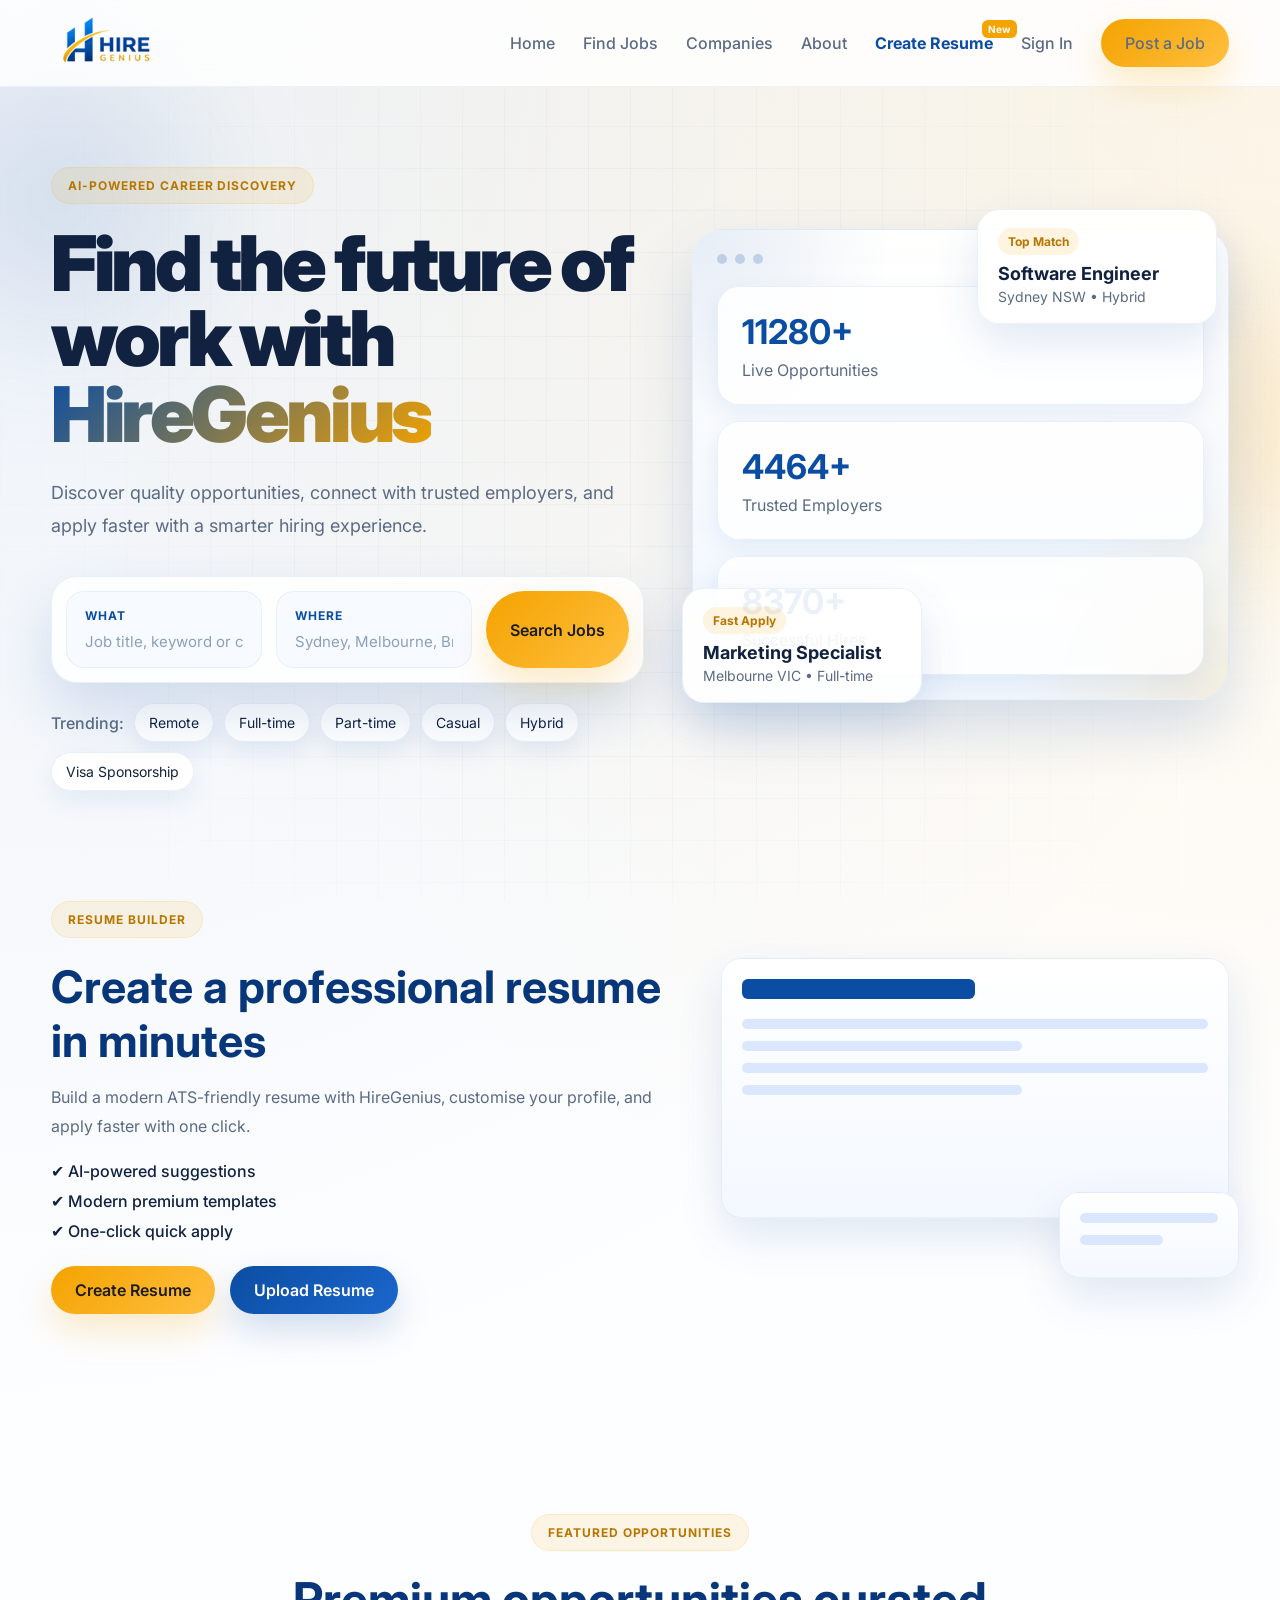
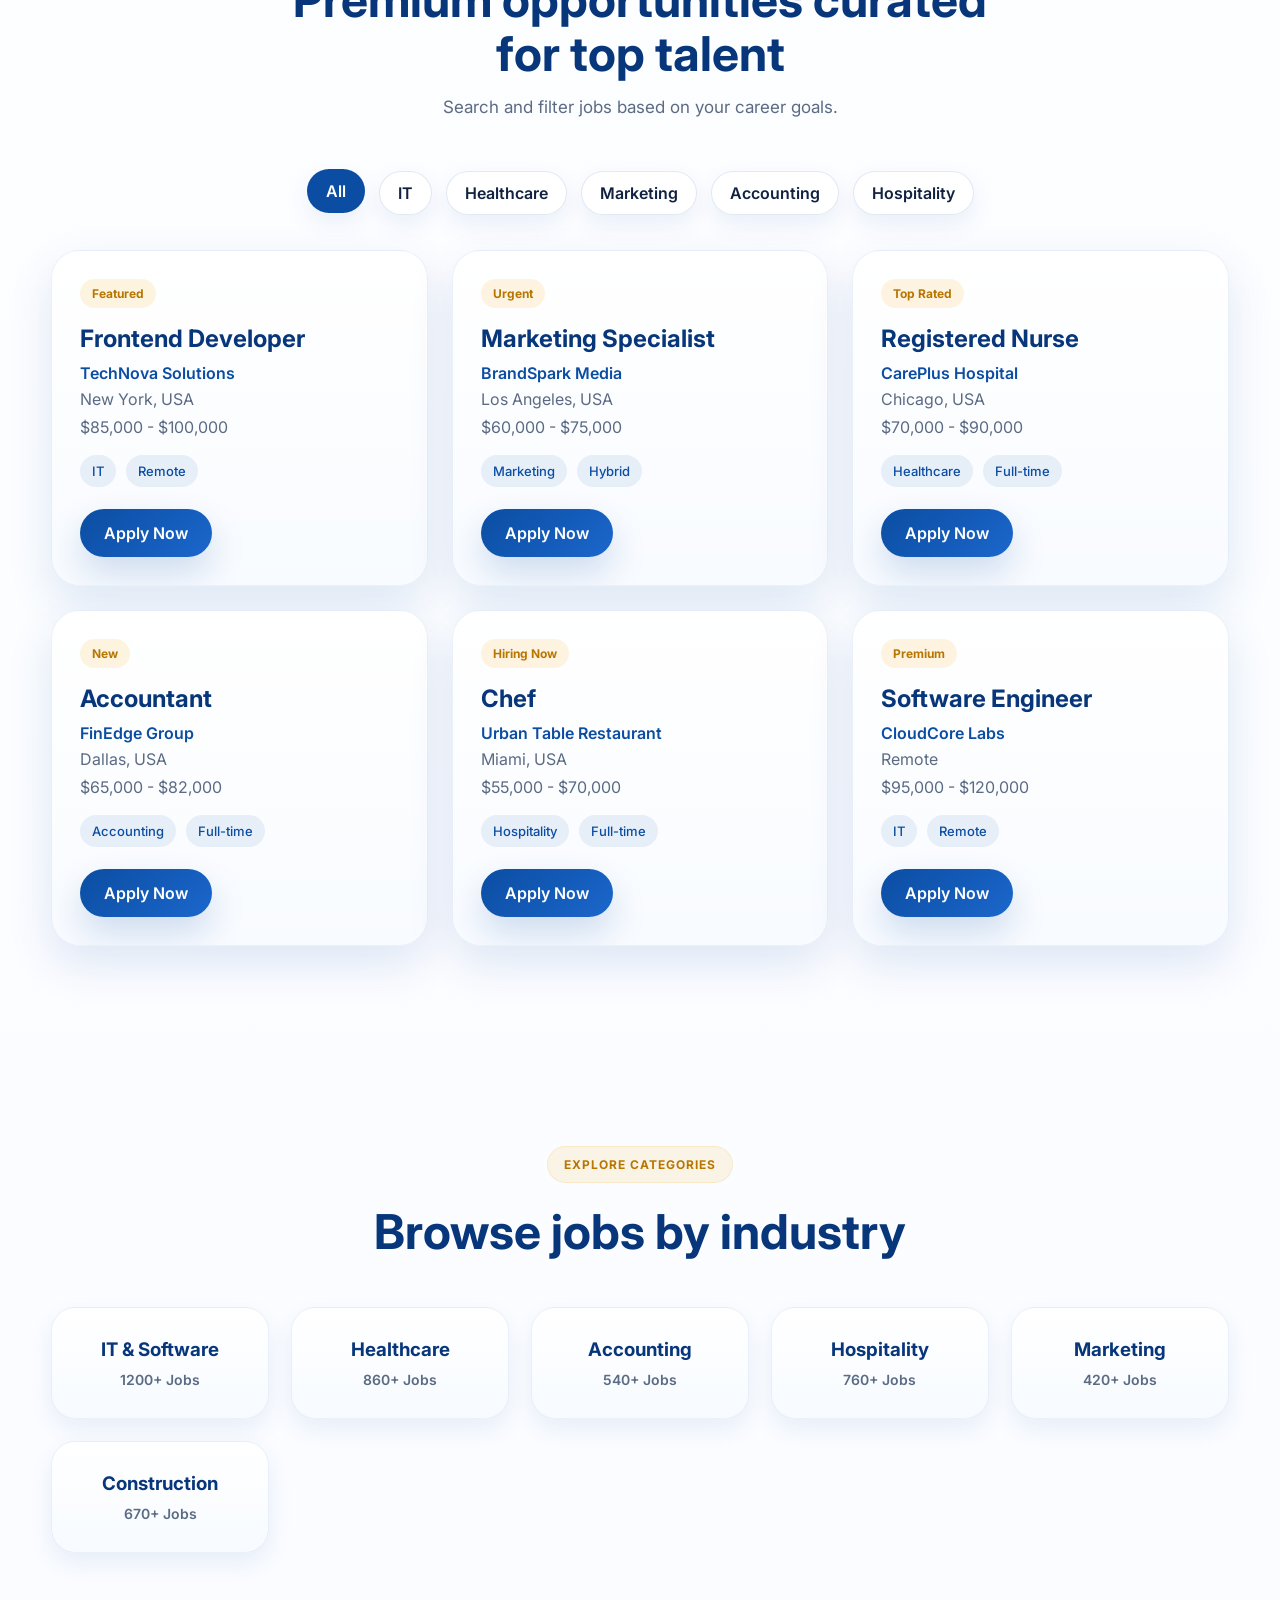
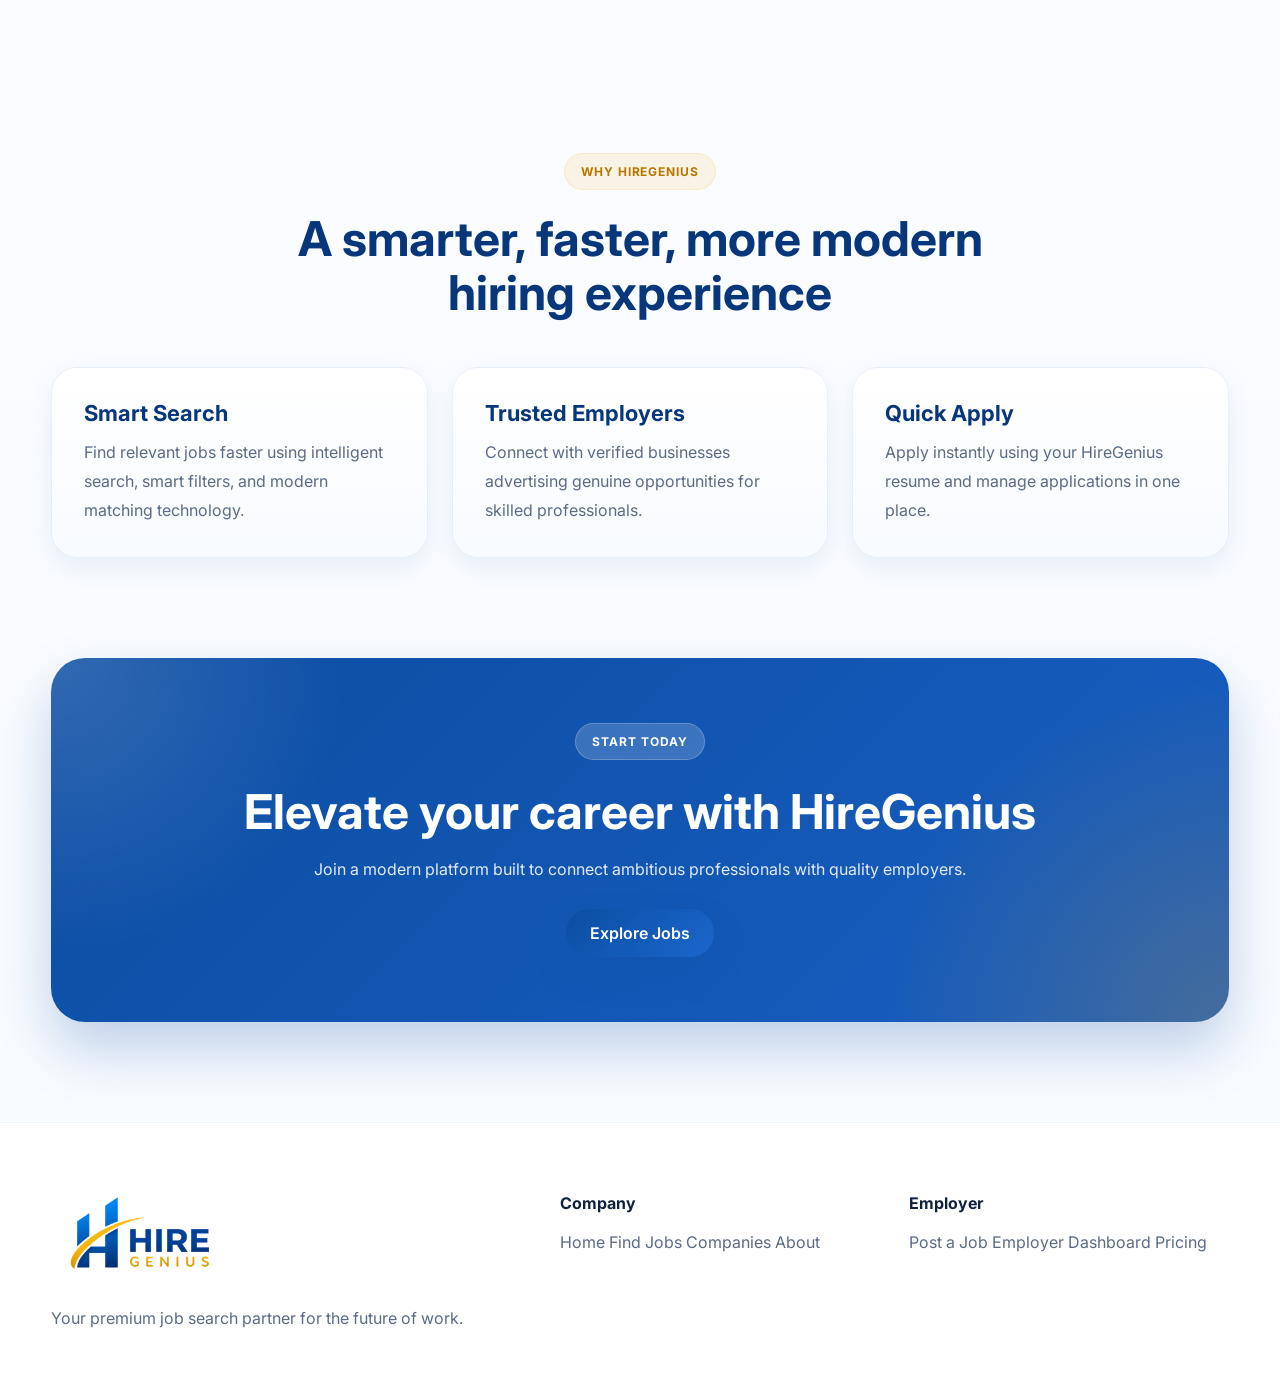
<file: index.html>
<!DOCTYPE html>
<html lang="en">
<head>
  <meta charset="UTF-8" />
  <meta name="viewport" content="width=device-width, initial-scale=1.0" />

  <title>HireGenius | Smart Job Search Platform</title>

  <link rel="preconnect" href="https://fonts.googleapis.com">
  <link rel="preconnect" href="https://fonts.gstatic.com" crossorigin>

  <link href="https://fonts.googleapis.com/css2?family=Inter:wght@300;400;500;600;700;800;900&display=swap" rel="stylesheet">

  <link rel="stylesheet" href="css/style.css" />
</head>
<body>

  <div class="bg-orb orb-1"></div>
  <div class="bg-orb orb-2"></div>
  <div class="bg-grid"></div>

  <header class="header">
    <div class="container navbar">

      <a href="index.html" class="logo">
        <img src="images/logo.png" alt="HireGenius Logo">
      </a>

      <div class="menu-toggle" id="menuToggle">☰</div>

      <nav class="nav-menu" id="navMenu">
        <a href="index.html">Home</a>
        <a href="jobs.html">Find Jobs</a>
        <a href="companies.html">Companies</a>
        <a href="about.html">About</a>
        <a href="resume.html" class="resume-link">Create Resume</a>
        <a href="login.html">Sign In</a>
        <a href="post-job.html" class="btn btn-primary">Post a Job</a>
      </nav>

    </div>
  </header>

  <main>

    <section class="hero">
      <div class="container hero-content">

        <div class="hero-text reveal">

          <div class="badge">AI-Powered Career Discovery</div>

          <h1>
            Find the future of work with
            <span>HireGenius</span>
          </h1>

          <p>
            Discover quality opportunities, connect with trusted employers,
            and apply faster with a smarter hiring experience.
          </p>

          <form class="search-box" id="searchForm">

            <div class="search-field">
              <label>What</label>
              <input
                type="text"
                id="keywordInput"
                placeholder="Job title, keyword or company"
              >
            </div>

            <div class="search-field">
              <label>Where</label>
              <input
                type="text"
                id="locationInput"
                placeholder="Sydney, Melbourne, Brisbane or remote"
              >
            </div>

            <button type="submit" class="btn btn-primary">
              Search Jobs
            </button>

          </form>

          <div class="popular-tags">
            <span>Trending:</span>
            <a href="#jobs">Remote</a>
            <a href="#jobs">Full-time</a>
            <a href="#jobs">Part-time</a>
            <a href="#jobs">Casual</a>
            <a href="#jobs">Hybrid</a>
            <a href="#jobs">Visa Sponsorship</a>
          </div>

        </div>

        <div class="hero-visual reveal">

          <div class="hero-panel large-panel">

            <div class="panel-top">
              <span class="panel-dot"></span>
              <span class="panel-dot"></span>
              <span class="panel-dot"></span>
            </div>

            <div class="panel-content">

              <div class="stat-card">
                <h3><span class="counter" data-target="12000">0</span>+</h3>
                <p>Live Opportunities</p>
              </div>

              <div class="stat-card">
                <h3><span class="counter" data-target="4800">0</span>+</h3>
                <p>Trusted Employers</p>
              </div>

              <div class="stat-card">
                <h3><span class="counter" data-target="9000">0</span>+</h3>
                <p>Successful Hires</p>
              </div>

            </div>
          </div>

          <div class="floating-card floating-one">
            <span class="mini-label">Top Match</span>
            <h4>Software Engineer</h4>
            <p>Sydney NSW • Hybrid</p>
          </div>

          <div class="floating-card floating-two">
            <span class="mini-label">Fast Apply</span>
            <h4>Marketing Specialist</h4>
            <p>Melbourne VIC • Full-time</p>
          </div>

        </div>

      </div>
    </section>

    <section class="resume-builder">
      <div class="container resume-content">

        <div class="resume-text reveal">

          <span class="section-label">Resume Builder</span>

          <h2>Create a professional resume in minutes</h2>

          <p>
            Build a modern ATS-friendly resume with HireGenius,
            customise your profile, and apply faster with one click.
          </p>

          <div class="resume-features">
            <div>✔ AI-powered suggestions</div>
            <div>✔ Modern premium templates</div>
            <div>✔ One-click quick apply</div>
          </div>

          <div class="resume-buttons">
            <a href="#" class="btn btn-primary">Create Resume</a>
            <a href="#" class="btn btn-secondary">Upload Resume</a>
          </div>

        </div>

        <div class="resume-visual reveal">

          <div class="resume-card main-resume">
            <div class="resume-header"></div>
            <div class="resume-line"></div>
            <div class="resume-line short"></div>
            <div class="resume-line"></div>
            <div class="resume-line short"></div>
          </div>

          <div class="resume-card floating-resume">
            <div class="resume-line"></div>
            <div class="resume-line short"></div>
          </div>

        </div>

      </div>
    </section>

    <section class="featured-jobs" id="jobs">
      <div class="container">

        <div class="section-heading reveal">
          <span class="section-label">Featured Opportunities</span>
          <h2>Premium opportunities curated for top talent</h2>
          <p>Search and filter jobs based on your career goals.</p>
        </div>

        <div class="filter-tabs reveal">
          <button class="filter-btn active" data-category="All">All</button>
          <button class="filter-btn" data-category="IT">IT</button>
          <button class="filter-btn" data-category="Healthcare">Healthcare</button>
          <button class="filter-btn" data-category="Marketing">Marketing</button>
          <button class="filter-btn" data-category="Accounting">Accounting</button>
          <button class="filter-btn" data-category="Hospitality">Hospitality</button>
        </div>

        <div class="job-list" id="jobList"></div>

        <p class="no-jobs" id="noJobs">
          No jobs found. Try another keyword or location.
        </p>

      </div>
    </section>

    <section class="categories">
      <div class="container">

        <div class="section-heading reveal">
          <span class="section-label">Explore Categories</span>
          <h2>Browse jobs by industry</h2>
        </div>

        <div class="category-list">

          <div class="category-card reveal" data-category="IT">
            <h3>IT & Software</h3>
            <p>1200+ Jobs</p>
          </div>

          <div class="category-card reveal" data-category="Healthcare">
            <h3>Healthcare</h3>
            <p>860+ Jobs</p>
          </div>

          <div class="category-card reveal" data-category="Accounting">
            <h3>Accounting</h3>
            <p>540+ Jobs</p>
          </div>

          <div class="category-card reveal" data-category="Hospitality">
            <h3>Hospitality</h3>
            <p>760+ Jobs</p>
          </div>

          <div class="category-card reveal" data-category="Marketing">
            <h3>Marketing</h3>
            <p>420+ Jobs</p>
          </div>

          <div class="category-card reveal" data-category="Construction">
            <h3>Construction</h3>
            <p>670+ Jobs</p>
          </div>

        </div>

      </div>
    </section>

    <section class="why-us">
      <div class="container">

        <div class="section-heading reveal">
          <span class="section-label">Why HireGenius</span>
          <h2>A smarter, faster, more modern hiring experience</h2>
        </div>

        <div class="features">

          <div class="feature-card reveal">
            <h3>Smart Search</h3>
            <p>
              Find relevant jobs faster using intelligent search,
              smart filters, and modern matching technology.
            </p>
          </div>

          <div class="feature-card reveal">
            <h3>Trusted Employers</h3>
            <p>
              Connect with verified businesses advertising genuine
              opportunities for skilled professionals.
            </p>
          </div>

          <div class="feature-card reveal">
            <h3>Quick Apply</h3>
            <p>
              Apply instantly using your HireGenius resume
              and manage applications in one place.
            </p>
          </div>

        </div>

      </div>
    </section>

    <section class="cta reveal">
      <div class="container cta-content">

        <span class="section-label light">Start Today</span>

        <h2>Elevate your career with HireGenius</h2>

        <p>
          Join a modern platform built to connect ambitious professionals
          with quality employers.
        </p>

        <a href="jobs.html" class="btn btn-secondary">Explore Jobs</a>

      </div>
    </section>

  </main>

  <footer class="footer">
    <div class="container footer-content">

      <div>
        <img src="images/logo.png" alt="HireGenius Logo" class="footer-logo">
        <p>Your premium job search partner for the future of work.</p>
      </div>

      <div>
        <h4>Company</h4>
        <a href="index.html">Home</a>
        <a href="jobs.html">Find Jobs</a>
        <a href="#">Companies</a>
        <a href="#">About</a>
      </div>

      <div>
        <h4>Employer</h4>
        <a href="post-job.html">Post a Job</a>
        <a href="employer-dashboard.html">Employer Dashboard</a>
        <a href="pricing.html">Pricing</a>
      </div>

    </div>
  </footer>

  <script src="js/script.js"></script>
</body>
</html>
</file>
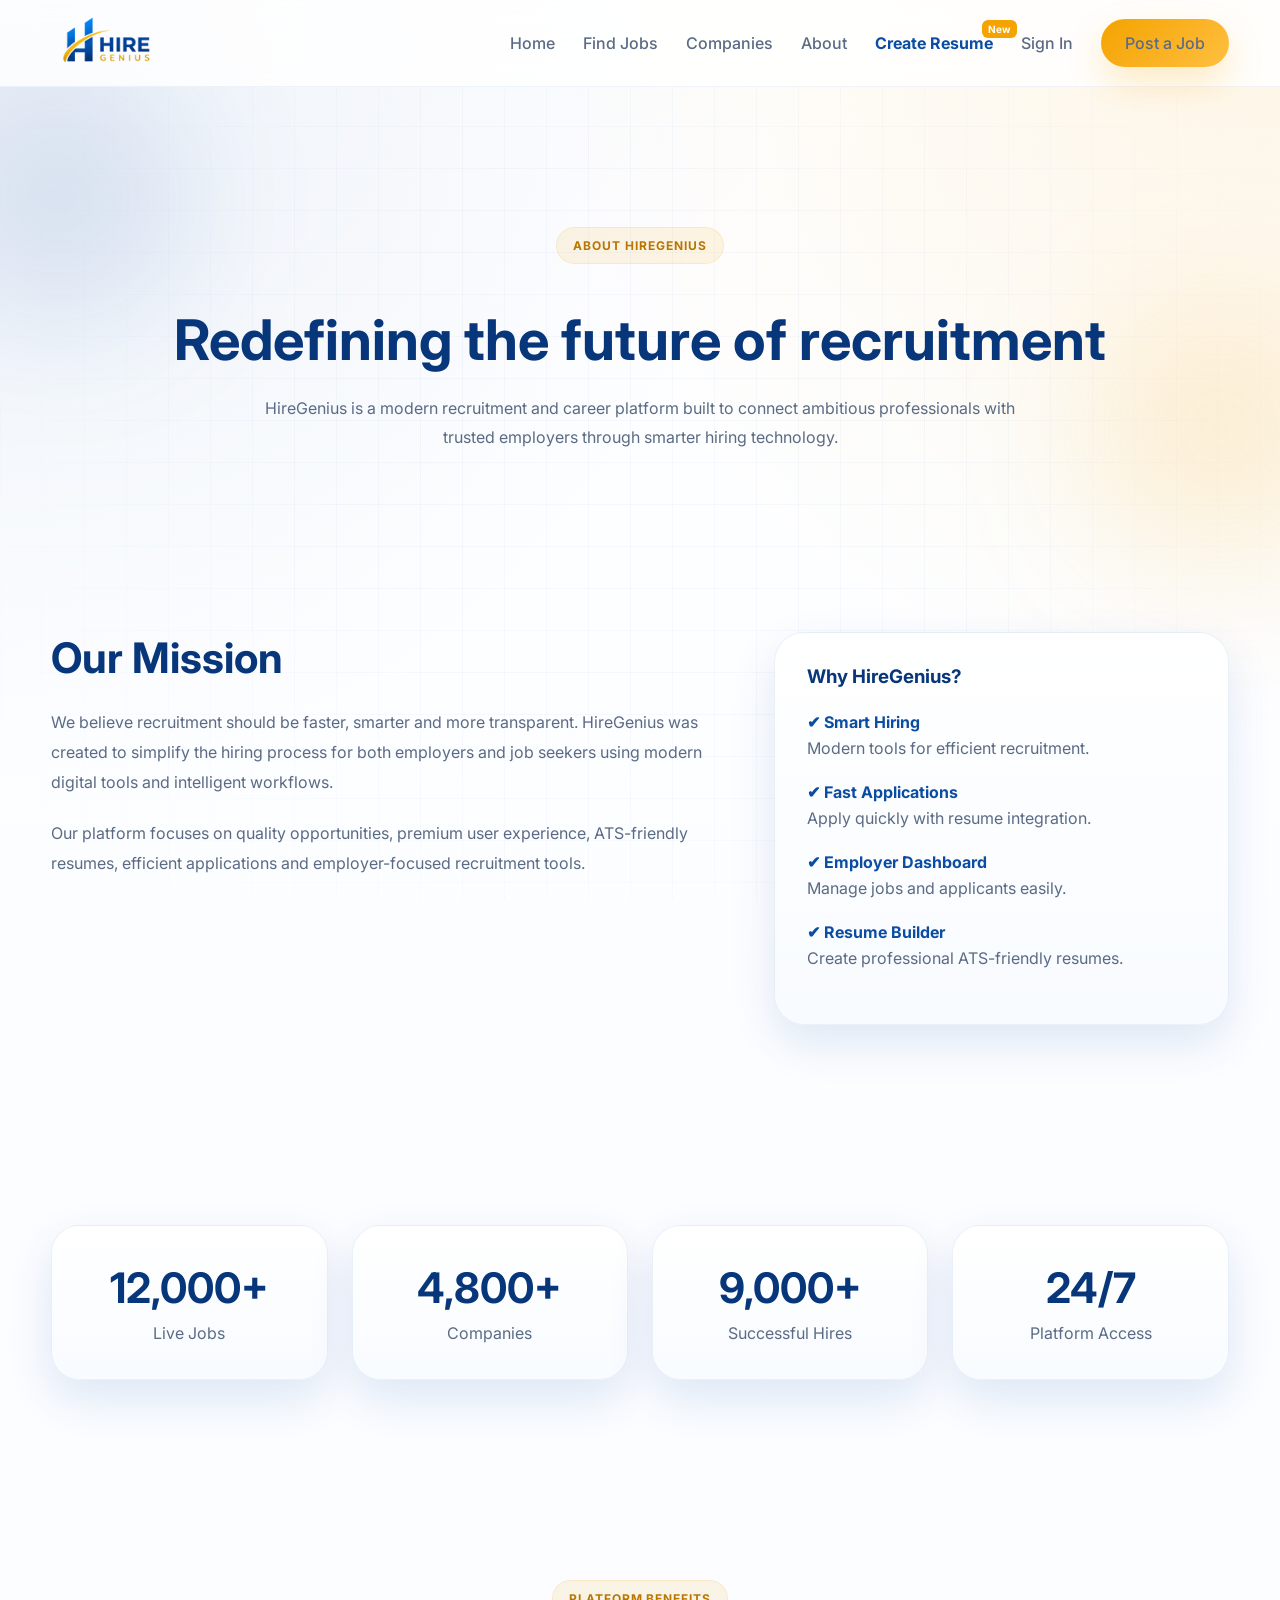
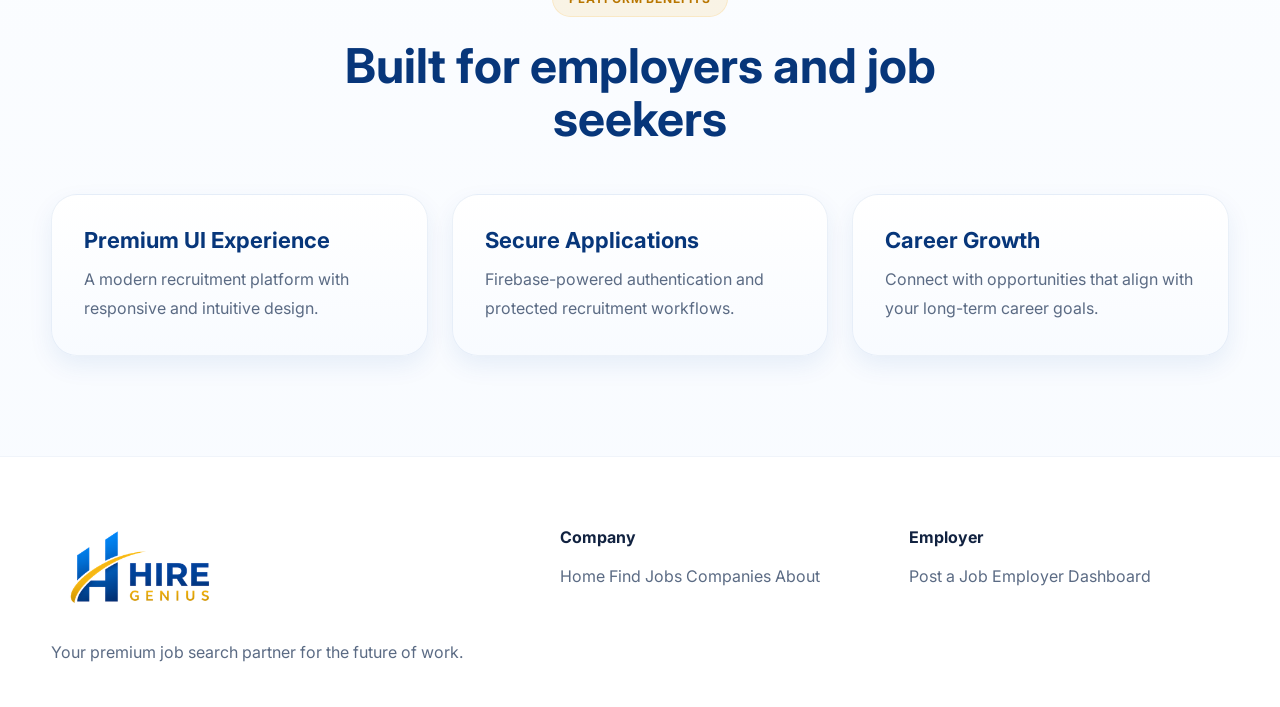
<file: about.html>
<!DOCTYPE html>
<html lang="en">
<head>
  <meta charset="UTF-8" />
  <meta name="viewport" content="width=device-width, initial-scale=1.0" />

  <title>About Us | HireGenius</title>

  <link rel="preconnect" href="https://fonts.googleapis.com">
  <link rel="preconnect" href="https://fonts.gstatic.com" crossorigin>

  <link href="https://fonts.googleapis.com/css2?family=Inter:wght@300;400;500;600;700;800;900&display=swap" rel="stylesheet">

  <link rel="stylesheet" href="css/style.css" />
</head>
<body>

<div class="bg-orb orb-1"></div>
<div class="bg-orb orb-2"></div>
<div class="bg-grid"></div>

<header class="header">
  <div class="container navbar">

    <a href="index.html" class="logo">
      <img src="images/logo.png" alt="HireGenius Logo">
    </a>

    <div class="menu-toggle" id="menuToggle">☰</div>

    <nav class="nav-menu" id="navMenu">
      <a href="index.html">Home</a>
      <a href="jobs.html">Find Jobs</a>
      <a href="companies.html">Companies</a>
      <a href="about.html">About</a>
      <a href="resume.html" class="resume-link">Create Resume</a>
      <a href="login.html">Sign In</a>
      <a href="post-job.html" class="btn btn-primary">Post a Job</a>
    </nav>

  </div>
</header>

<main>

  <section class="about-hero">
    <div class="container">

      <span class="section-label">About HireGenius</span>

      <h1>
        Redefining the future of recruitment
      </h1>

      <p>
        HireGenius is a modern recruitment and career platform built to connect
        ambitious professionals with trusted employers through smarter hiring technology.
      </p>

    </div>
  </section>

  <section class="about-story">
    <div class="container about-grid">

      <div class="about-content">

        <h2>Our Mission</h2>

        <p>
          We believe recruitment should be faster, smarter and more transparent.
          HireGenius was created to simplify the hiring process for both employers
          and job seekers using modern digital tools and intelligent workflows.
        </p>

        <p>
          Our platform focuses on quality opportunities, premium user experience,
          ATS-friendly resumes, efficient applications and employer-focused recruitment tools.
        </p>

      </div>

      <div class="about-card">
        <h3>Why HireGenius?</h3>

        <div class="about-feature">
          <strong>✔ Smart Hiring</strong>
          <p>Modern tools for efficient recruitment.</p>
        </div>

        <div class="about-feature">
          <strong>✔ Fast Applications</strong>
          <p>Apply quickly with resume integration.</p>
        </div>

        <div class="about-feature">
          <strong>✔ Employer Dashboard</strong>
          <p>Manage jobs and applicants easily.</p>
        </div>

        <div class="about-feature">
          <strong>✔ Resume Builder</strong>
          <p>Create professional ATS-friendly resumes.</p>
        </div>

      </div>

    </div>
  </section>

  <section class="about-stats">
    <div class="container stats-grid">

      <div class="stat-box">
        <h3>12,000+</h3>
        <p>Live Jobs</p>
      </div>

      <div class="stat-box">
        <h3>4,800+</h3>
        <p>Companies</p>
      </div>

      <div class="stat-box">
        <h3>9,000+</h3>
        <p>Successful Hires</p>
      </div>

      <div class="stat-box">
        <h3>24/7</h3>
        <p>Platform Access</p>
      </div>

    </div>
  </section>

  <section class="why-us">
    <div class="container">

      <div class="section-heading">
        <span class="section-label">Platform Benefits</span>
        <h2>Built for employers and job seekers</h2>
      </div>

      <div class="features">

        <div class="feature-card">
          <h3>Premium UI Experience</h3>
          <p>
            A modern recruitment platform with responsive and intuitive design.
          </p>
        </div>

        <div class="feature-card">
          <h3>Secure Applications</h3>
          <p>
            Firebase-powered authentication and protected recruitment workflows.
          </p>
        </div>

        <div class="feature-card">
          <h3>Career Growth</h3>
          <p>
            Connect with opportunities that align with your long-term career goals.
          </p>
        </div>

      </div>

    </div>
  </section>

</main>

<footer class="footer">
  <div class="container footer-content">

    <div>
      <img src="images/logo.png" alt="HireGenius Logo" class="footer-logo">
      <p>Your premium job search partner for the future of work.</p>
    </div>

    <div>
      <h4>Company</h4>
      <a href="index.html">Home</a>
      <a href="jobs.html">Find Jobs</a>
      <a href="companies.html">Companies</a>
      <a href="about.html">About</a>
    </div>

    <div>
      <h4>Employer</h4>
      <a href="post-job.html">Post a Job</a>
      <a href="employer-dashboard.html">Employer Dashboard</a>
    </div>

  </div>
</footer>

<script src="js/script.js"></script>
</body>
</html>
</file>
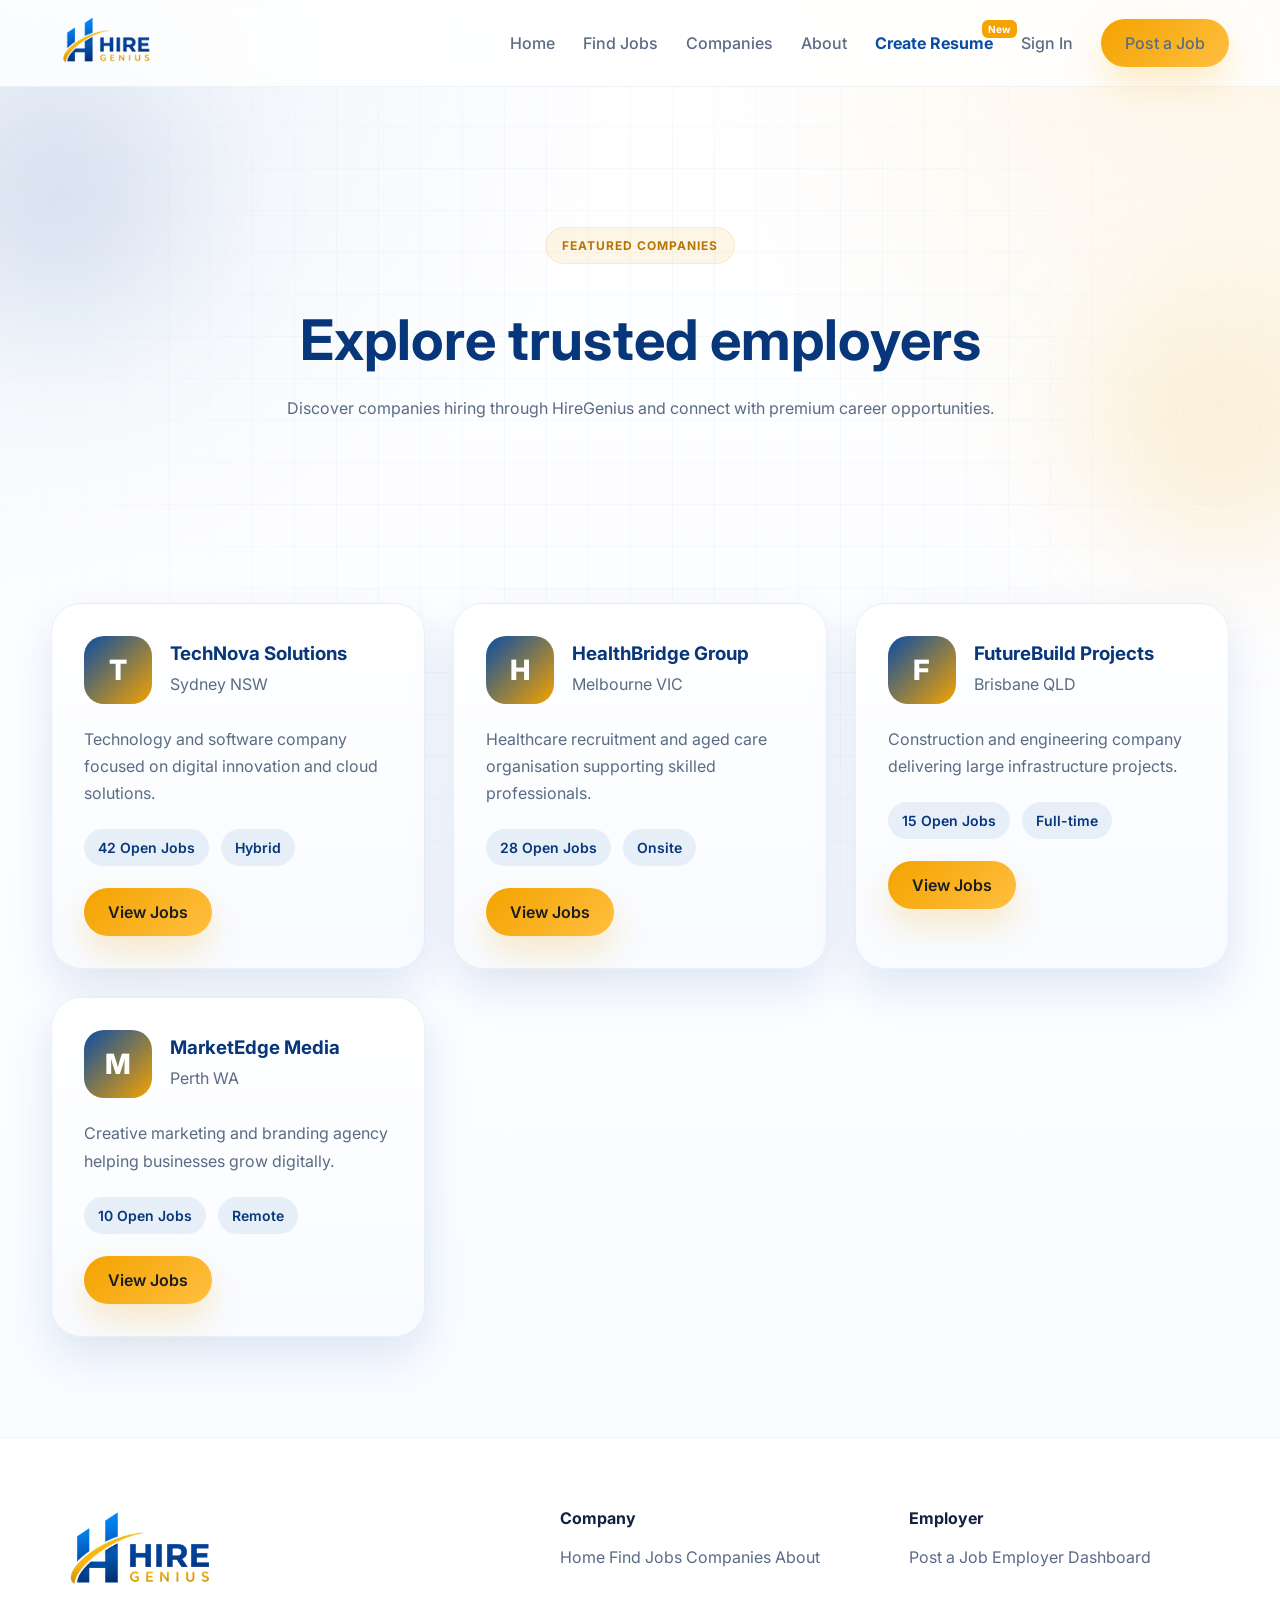
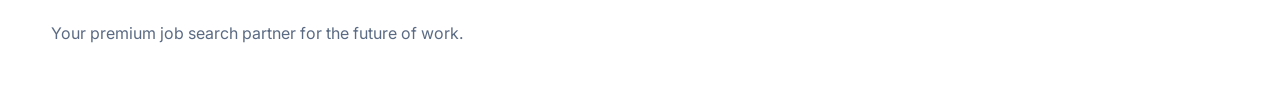
<file: companies.html>
<!DOCTYPE html>
<html lang="en">
<head>
  <meta charset="UTF-8" />
  <meta name="viewport" content="width=device-width, initial-scale=1.0" />

  <title>Companies | HireGenius</title>

  <link rel="preconnect" href="https://fonts.googleapis.com">
  <link rel="preconnect" href="https://fonts.gstatic.com" crossorigin>

  <link href="https://fonts.googleapis.com/css2?family=Inter:wght@300;400;500;600;700;800;900&display=swap" rel="stylesheet">

  <link rel="stylesheet" href="css/style.css" />
</head>
<body>

<div class="bg-orb orb-1"></div>
<div class="bg-orb orb-2"></div>
<div class="bg-grid"></div>

<header class="header">
  <div class="container navbar">

    <a href="index.html" class="logo">
      <img src="images/logo.png" alt="HireGenius Logo">
    </a>

    <div class="menu-toggle" id="menuToggle">☰</div>

    <nav class="nav-menu" id="navMenu">
      <a href="index.html">Home</a>
      <a href="jobs.html">Find Jobs</a>
      <a href="companies.html">Companies</a>
      <a href="about.html">About</a>
      <a href="resume.html" class="resume-link">Create Resume</a>
      <a href="login.html">Sign In</a>
      <a href="post-job.html" class="btn btn-primary">Post a Job</a>
    </nav>

  </div>
</header>

<main>

  <section class="companies-hero">
    <div class="container">

      <span class="section-label">Featured Companies</span>

      <h1>
        Explore trusted employers
      </h1>

      <p>
        Discover companies hiring through HireGenius and connect with premium career opportunities.
      </p>

    </div>
  </section>

  <section class="companies-page">
    <div class="container">

      <div class="companies-grid">

        <article class="company-card">
          <div class="company-top">
            <div class="company-logo">T</div>

            <div>
              <h3>TechNova Solutions</h3>
              <p>Sydney NSW</p>
            </div>
          </div>

          <p>
            Technology and software company focused on digital innovation and cloud solutions.
          </p>

          <div class="company-meta">
            <span>42 Open Jobs</span>
            <span>Hybrid</span>
          </div>

          <a href="jobs.html" class="btn btn-primary">
            View Jobs
          </a>
        </article>

        <article class="company-card">
          <div class="company-top">
            <div class="company-logo">H</div>

            <div>
              <h3>HealthBridge Group</h3>
              <p>Melbourne VIC</p>
            </div>
          </div>

          <p>
            Healthcare recruitment and aged care organisation supporting skilled professionals.
          </p>

          <div class="company-meta">
            <span>28 Open Jobs</span>
            <span>Onsite</span>
          </div>

          <a href="jobs.html" class="btn btn-primary">
            View Jobs
          </a>
        </article>

        <article class="company-card">
          <div class="company-top">
            <div class="company-logo">F</div>

            <div>
              <h3>FutureBuild Projects</h3>
              <p>Brisbane QLD</p>
            </div>
          </div>

          <p>
            Construction and engineering company delivering large infrastructure projects.
          </p>

          <div class="company-meta">
            <span>15 Open Jobs</span>
            <span>Full-time</span>
          </div>

          <a href="jobs.html" class="btn btn-primary">
            View Jobs
          </a>
        </article>

        <article class="company-card">
          <div class="company-top">
            <div class="company-logo">M</div>

            <div>
              <h3>MarketEdge Media</h3>
              <p>Perth WA</p>
            </div>
          </div>

          <p>
            Creative marketing and branding agency helping businesses grow digitally.
          </p>

          <div class="company-meta">
            <span>10 Open Jobs</span>
            <span>Remote</span>
          </div>

          <a href="jobs.html" class="btn btn-primary">
            View Jobs
          </a>
        </article>

      </div>

    </div>
  </section>

</main>

<footer class="footer">
  <div class="container footer-content">

    <div>
      <img src="images/logo.png" alt="HireGenius Logo" class="footer-logo">
      <p>Your premium job search partner for the future of work.</p>
    </div>

    <div>
      <h4>Company</h4>
      <a href="index.html">Home</a>
      <a href="jobs.html">Find Jobs</a>
      <a href="companies.html">Companies</a>
      <a href="about.html">About</a>
    </div>

    <div>
      <h4>Employer</h4>
      <a href="post-job.html">Post a Job</a>
      <a href="employer-dashboard.html">Employer Dashboard</a>
    </div>

  </div>
</footer>

<script src="js/script.js"></script>
</body>
</html>
</file>
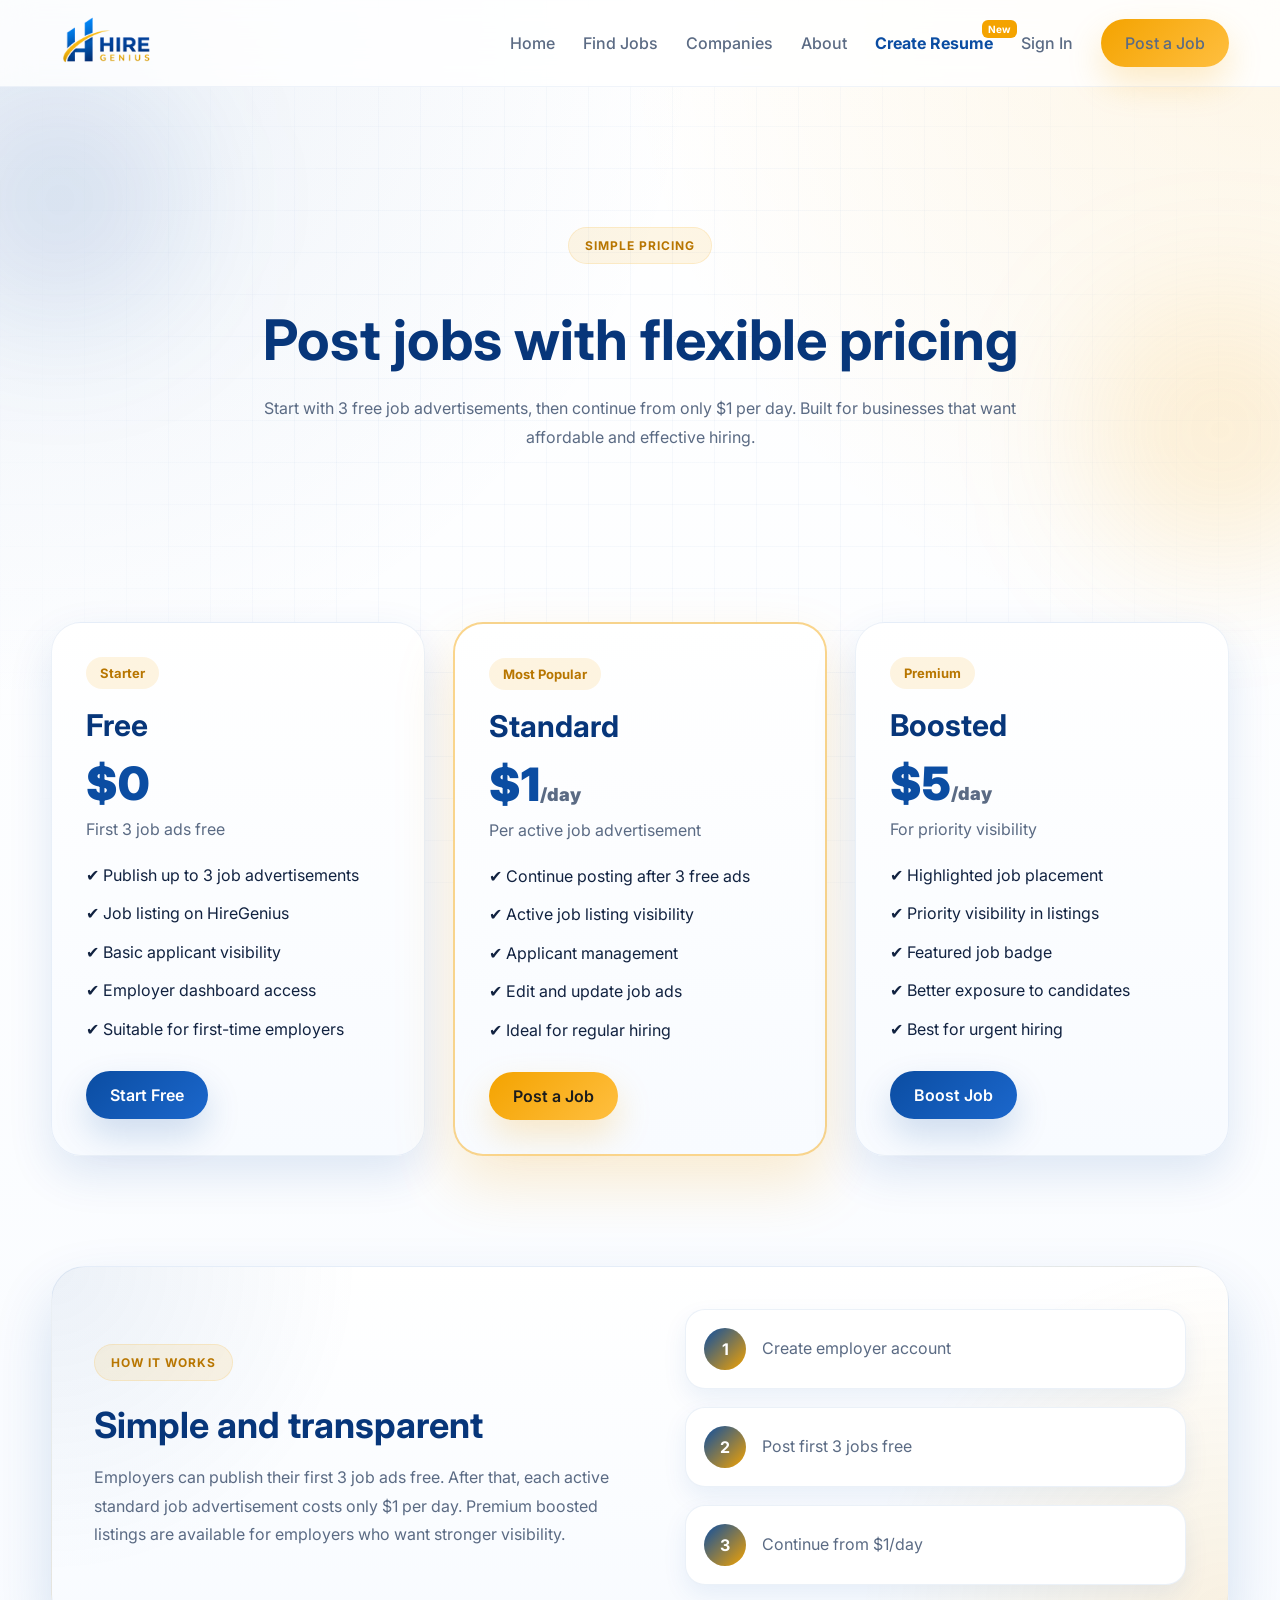
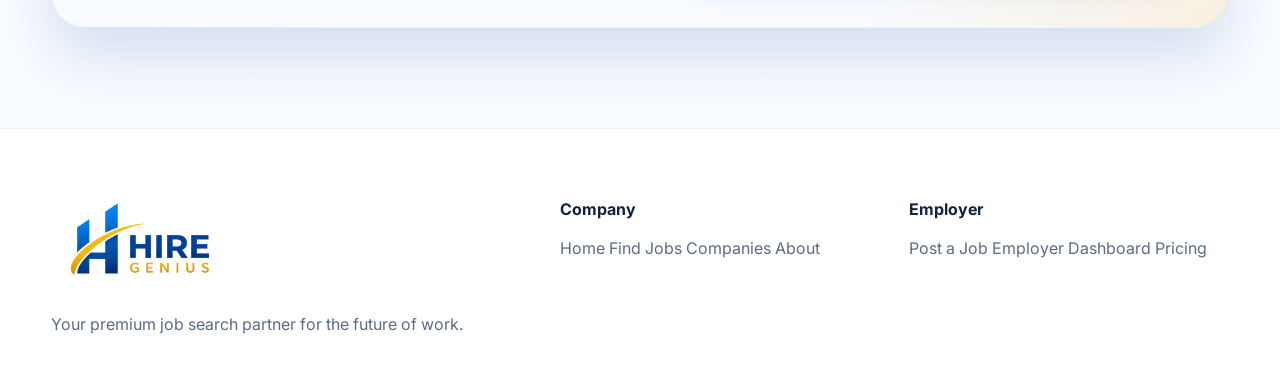
<file: pricing.html>
<!DOCTYPE html>
<html lang="en">
<head>
  <meta charset="UTF-8" />
  <meta name="viewport" content="width=device-width, initial-scale=1.0" />

  <title>Pricing | HireGenius</title>

  <link rel="preconnect" href="https://fonts.googleapis.com">
  <link rel="preconnect" href="https://fonts.gstatic.com" crossorigin>

  <link href="https://fonts.googleapis.com/css2?family=Inter:wght@300;400;500;600;700;800;900&display=swap" rel="stylesheet">

  <link rel="stylesheet" href="css/style.css" />
</head>
<body>

<div class="bg-orb orb-1"></div>
<div class="bg-orb orb-2"></div>
<div class="bg-grid"></div>

<header class="header">
  <div class="container navbar">

    <a href="index.html" class="logo">
      <img src="images/logo.png" alt="HireGenius Logo">
    </a>

    <div class="menu-toggle" id="menuToggle">☰</div>

    <nav class="nav-menu" id="navMenu">
      <a href="index.html">Home</a>
      <a href="jobs.html">Find Jobs</a>
      <a href="companies.html">Companies</a>
      <a href="about.html">About</a>
      <a href="resume.html" class="resume-link">Create Resume</a>
      <a href="login.html">Sign In</a>
      <a href="post-job.html" class="btn btn-primary">Post a Job</a>
    </nav>

  </div>
</header>

<main>

  <section class="pricing-hero">
    <div class="container">
      <span class="section-label">Simple Pricing</span>

      <h1>Post jobs with flexible pricing</h1>

      <p>
        Start with 3 free job advertisements, then continue from only $1 per day.
        Built for businesses that want affordable and effective hiring.
      </p>
    </div>
  </section>

  <section class="pricing-page">
    <div class="container pricing-grid">

      <article class="pricing-card">
        <span class="pricing-badge">Starter</span>

        <h2>Free</h2>

        <p class="pricing-price">$0</p>

        <p class="pricing-note">First 3 job ads free</p>

        <ul>
          <li>✔ Publish up to 3 job advertisements</li>
          <li>✔ Job listing on HireGenius</li>
          <li>✔ Basic applicant visibility</li>
          <li>✔ Employer dashboard access</li>
          <li>✔ Suitable for first-time employers</li>
        </ul>

        <a href="post-job.html" class="btn btn-secondary">Start Free</a>
      </article>

      <article class="pricing-card featured-pricing">
        <span class="pricing-badge">Most Popular</span>

        <h2>Standard</h2>

        <p class="pricing-price">$1<span>/day</span></p>

        <p class="pricing-note">Per active job advertisement</p>

        <ul>
          <li>✔ Continue posting after 3 free ads</li>
          <li>✔ Active job listing visibility</li>
          <li>✔ Applicant management</li>
          <li>✔ Edit and update job ads</li>
          <li>✔ Ideal for regular hiring</li>
        </ul>

        <a href="post-job.html" class="btn btn-primary">Post a Job</a>
      </article>

      <article class="pricing-card">
        <span class="pricing-badge">Premium</span>

        <h2>Boosted</h2>

        <p class="pricing-price">$5<span>/day</span></p>

        <p class="pricing-note">For priority visibility</p>

        <ul>
          <li>✔ Highlighted job placement</li>
          <li>✔ Priority visibility in listings</li>
          <li>✔ Featured job badge</li>
          <li>✔ Better exposure to candidates</li>
          <li>✔ Best for urgent hiring</li>
        </ul>

        <a href="post-job.html" class="btn btn-secondary">Boost Job</a>
      </article>

    </div>
  </section>

  <section class="pricing-info">
    <div class="container pricing-info-card">

      <div>
        <span class="section-label">How it works</span>

        <h2>Simple and transparent</h2>

        <p>
          Employers can publish their first 3 job ads free. After that, each active
          standard job advertisement costs only $1 per day. Premium boosted listings
          are available for employers who want stronger visibility.
        </p>
      </div>

      <div class="pricing-steps">
        <div>
          <strong>1</strong>
          <p>Create employer account</p>
        </div>

        <div>
          <strong>2</strong>
          <p>Post first 3 jobs free</p>
        </div>

        <div>
          <strong>3</strong>
          <p>Continue from $1/day</p>
        </div>
      </div>

    </div>
  </section>

</main>

<footer class="footer">
  <div class="container footer-content">

    <div>
      <img src="images/logo.png" alt="HireGenius Logo" class="footer-logo">
      <p>Your premium job search partner for the future of work.</p>
    </div>

    <div>
      <h4>Company</h4>
      <a href="index.html">Home</a>
      <a href="jobs.html">Find Jobs</a>
      <a href="companies.html">Companies</a>
      <a href="about.html">About</a>
    </div>

    <div>
      <h4>Employer</h4>
      <a href="post-job.html">Post a Job</a>
      <a href="employer-dashboard.html">Employer Dashboard</a>
      <a href="pricing.html">Pricing</a>
    </div>

  </div>
</footer>

<script src="js/script.js"></script>
</body>
</html>
</file>
<file: css/style.css>
:root {
  --primary: #0b4da2;
  --primary-dark: #07367a;
  --secondary: #f4a300;
  --secondary-dark: #d88f00;
  --white: #ffffff;
  --bg: #f8fbff;
  --bg-soft: #eef5ff;
  --text: #112240;
  --text-light: #5b6b84;
  --border: rgba(11, 77, 162, 0.08);
  --shadow-sm: 0 10px 25px rgba(11, 77, 162, 0.08);
  --shadow-md: 0 18px 45px rgba(11, 77, 162, 0.12);
  --shadow-lg: 0 28px 60px rgba(11, 77, 162, 0.16);
  --radius-sm: 14px;
  --radius-md: 22px;
  --radius-lg: 30px;
  --transition: all 0.35s ease;
}

* {
  margin: 0;
  padding: 0;
  box-sizing: border-box;
}

html {
  scroll-behavior: smooth;
}

body {
  font-family: "Inter", sans-serif;
  color: var(--text);
  background:
    radial-gradient(circle at top left, rgba(11, 77, 162, 0.08), transparent 30%),
    radial-gradient(circle at top right, rgba(244, 163, 0, 0.10), transparent 28%),
    linear-gradient(180deg, #ffffff 0%, #f8fbff 100%);
  overflow-x: hidden;
  position: relative;
}

.container {
  width: min(1180px, 92%);
  margin: 0 auto;
}

a {
  text-decoration: none;
  color: inherit;
}

button,
input {
  font: inherit;
}

section {
  padding: 100px 0;
  position: relative;
}

/* BACKGROUND EFFECTS */
.bg-grid {
  position: fixed;
  inset: 0;
  background-image:
    linear-gradient(rgba(11,77,162,0.03) 1px, transparent 1px),
    linear-gradient(90deg, rgba(11,77,162,0.03) 1px, transparent 1px);
  background-size: 42px 42px;
  mask-image: radial-gradient(circle at center, black 38%, transparent 92%);
  pointer-events: none;
  z-index: -2;
}

.bg-orb {
  position: fixed;
  border-radius: 50%;
  filter: blur(70px);
  pointer-events: none;
  z-index: -1;
  animation: orbFloat 10s ease-in-out infinite;
}

.orb-1 {
  width: 240px;
  height: 240px;
  background: rgba(11, 77, 162, 0.12);
  top: 80px;
  left: -60px;
}

.orb-2 {
  width: 260px;
  height: 260px;
  background: rgba(244, 163, 0, 0.14);
  top: 300px;
  right: -70px;
  animation-delay: 2s;
}

@keyframes orbFloat {
  0%, 100% {
    transform: translateY(0) translateX(0);
  }

  50% {
    transform: translateY(-18px) translateX(10px);
  }
}

/* BUTTONS */
.btn {
  display: inline-flex;
  align-items: center;
  justify-content: center;
  padding: 14px 24px;
  border-radius: 999px;
  border: none;
  cursor: pointer;
  font-weight: 600;
  transition: var(--transition);
}

/* Post a Job + Search Button Gold */
.btn-primary {
  background: linear-gradient(135deg, var(--secondary), #ffbf40);
  color: #1c1c1c;
  box-shadow: 0 16px 35px rgba(244, 163, 0, 0.22);
}

.btn-primary:hover {
  transform: translateY(-3px);
  box-shadow: 0 22px 40px rgba(244, 163, 0, 0.30);
  background: linear-gradient(135deg, #ffbf40, var(--secondary));
}

/* Apply Now Blue */
.btn-secondary {
  background: linear-gradient(135deg, var(--primary), #1b67cc);
  color: #ffffff;
  box-shadow: 0 16px 35px rgba(11, 77, 162, 0.18);
}

.btn-secondary:hover {
  transform: translateY(-3px);
  box-shadow: 0 22px 40px rgba(11, 77, 162, 0.26);
}

/* HEADER */
.header {
  position: sticky;
  top: 0;
  z-index: 100;
  background: rgba(255, 255, 255, 0.82);
  backdrop-filter: blur(16px);
  border-bottom: 1px solid rgba(11, 77, 162, 0.06);
}

.navbar {
  min-height: 86px;
  display: flex;
  align-items: center;
  justify-content: space-between;
}

.logo img {
  height: 56px;
  width: auto;
  display: block;
}

.nav-menu {
  display: flex;
  align-items: center;
  gap: 28px;
}

.nav-menu a {
  font-weight: 500;
  color: var(--text-light);
  transition: var(--transition);
  position: relative;
}

.nav-menu a:hover {
  color: var(--primary);
}

.nav-menu a::after {
  content: "";
  position: absolute;
  bottom: -6px;
  left: 0;
  width: 0;
  height: 2px;
  background: var(--secondary);
  transition: 0.3s ease;
}

.nav-menu a:hover::after {
  width: 100%;
}

.nav-menu .btn::after {
  display: none;
}

/* Create Resume Link */
.resume-link {
  position: relative;
  font-weight: 700 !important;
  color: var(--primary) !important;
}

.resume-link::before {
  content: "New";
  position: absolute;
  top: -13px;
  right: -24px;
  background: var(--secondary);
  color: #fff;
  font-size: 10px;
  padding: 3px 6px;
  border-radius: 6px;
}

/* MOBILE MENU ICON */
.menu-toggle {
  display: none;
  font-size: 28px;
  cursor: pointer;
  color: var(--primary);
}

/* HERO */
.hero {
  padding-top: 80px;
  padding-bottom: 110px;
}

.hero-content {
  display: grid;
  grid-template-columns: 1.05fr 0.95fr;
  align-items: center;
  gap: 48px;
}

.badge,
.section-label {
  display: inline-flex;
  align-items: center;
  padding: 10px 16px;
  border-radius: 999px;
  background: rgba(244, 163, 0, 0.10);
  border: 1px solid rgba(244, 163, 0, 0.14);
  color: #b87600;
  font-size: 12px;
  font-weight: 700;
  letter-spacing: 0.08em;
  text-transform: uppercase;
  margin-bottom: 22px;
}

.section-label.light {
  background: rgba(255,255,255,0.18);
  color: var(--white);
  border-color: rgba(255,255,255,0.22);
}

.hero-text h1 {
  font-size: clamp(3rem, 6vw, 5.4rem);
  line-height: 0.98;
  letter-spacing: -0.045em;
  font-weight: 900;
  max-width: 700px;
}

.hero-text h1 span {
  background: linear-gradient(135deg, var(--primary), var(--secondary));
  -webkit-background-clip: text;
  -webkit-text-fill-color: transparent;
}

.hero-text p {
  margin-top: 24px;
  font-size: 18px;
  line-height: 1.85;
  color: var(--text-light);
  max-width: 620px;
}

/* SEARCH BOX */
.search-box {
  margin-top: 34px;
  display: grid;
  grid-template-columns: 1fr 1fr auto;
  gap: 14px;
  padding: 14px;
  border-radius: 26px;
  background: rgba(255, 255, 255, 0.82);
  border: 1px solid rgba(11, 77, 162, 0.08);
  backdrop-filter: blur(14px);
  box-shadow: var(--shadow-lg);
}

.search-field {
  background: #f7faff;
  border: 1px solid rgba(11, 77, 162, 0.06);
  padding: 16px 18px;
  border-radius: 18px;
  transition: var(--transition);
}

.search-field:focus-within {
  border-color: rgba(11, 77, 162, 0.25);
  box-shadow: 0 0 0 4px rgba(11, 77, 162, 0.06);
}

.search-field label {
  display: block;
  font-size: 12px;
  margin-bottom: 8px;
  color: var(--primary);
  font-weight: 700;
  letter-spacing: 0.08em;
  text-transform: uppercase;
}

.search-field input {
  width: 100%;
  border: none;
  background: transparent;
  outline: none;
  color: var(--text);
  font-size: 15px;
}

.search-field input::placeholder {
  color: #8ca0bb;
}

.popular-tags {
  margin-top: 20px;
  display: flex;
  flex-wrap: wrap;
  gap: 10px;
  align-items: center;
}

.popular-tags span {
  color: var(--text-light);
  font-weight: 500;
}

.popular-tags a {
  padding: 10px 14px;
  border-radius: 999px;
  background: #ffffff;
  border: 1px solid rgba(11, 77, 162, 0.08);
  color: var(--text);
  font-size: 14px;
  transition: var(--transition);
  box-shadow: var(--shadow-sm);
}

.popular-tags a:hover {
  transform: translateY(-2px);
  background: rgba(244, 163, 0, 0.10);
  border-color: rgba(244, 163, 0, 0.25);
}

/* HERO VISUAL */
.hero-visual {
  position: relative;
  min-height: 500px;
}

.large-panel {
  position: relative;
  overflow: hidden;
  padding: 24px;
  border-radius: 30px;
  background: linear-gradient(180deg, rgba(255,255,255,0.95), rgba(239,246,255,0.92));
  border: 1px solid rgba(11, 77, 162, 0.08);
  box-shadow: var(--shadow-lg);
  animation: floatCard 6s ease-in-out infinite;
}

.large-panel::before {
  content: "";
  position: absolute;
  inset: 0;
  background:
    radial-gradient(circle at top left, rgba(11,77,162,0.10), transparent 28%),
    radial-gradient(circle at bottom right, rgba(244,163,0,0.12), transparent 30%);
  pointer-events: none;
}

.panel-top {
  display: flex;
  gap: 8px;
  margin-bottom: 22px;
}

.panel-dot {
  width: 10px;
  height: 10px;
  border-radius: 50%;
  background: rgba(11, 77, 162, 0.20);
}

.panel-content {
  display: grid;
  gap: 16px;
}

.stat-card,
.floating-card,
.job-card,
.category-card,
.feature-card {
  position: relative;
  overflow: hidden;
}

.stat-card {
  padding: 24px;
  border-radius: 22px;
  background: rgba(255,255,255,0.85);
  border: 1px solid rgba(11, 77, 162, 0.08);
  box-shadow: var(--shadow-sm);
}

.stat-card h3 {
  font-size: 34px;
  color: var(--primary);
  margin-bottom: 8px;
}

.stat-card p {
  color: var(--text-light);
}

.floating-card {
  position: absolute;
  width: 240px;
  padding: 18px 20px;
  border-radius: 22px;
  background: rgba(255,255,255,0.92);
  border: 1px solid rgba(11, 77, 162, 0.08);
  box-shadow: var(--shadow-md);
}

.floating-card h4 {
  font-size: 18px;
  margin: 8px 0 4px;
  color: var(--text);
}

.floating-card p {
  color: var(--text-light);
  font-size: 14px;
}

.mini-label {
  display: inline-block;
  padding: 6px 10px;
  border-radius: 999px;
  background: rgba(244, 163, 0, 0.12);
  color: #b87600;
  font-size: 12px;
  font-weight: 700;
}

.floating-one {
  top: -20px;
  right: 12px;
  animation: floatMini 5s ease-in-out infinite;
}

.floating-two {
  left: -10px;
  bottom: 26px;
  animation: floatMini 5.6s ease-in-out infinite 0.8s;
}

/* JOBS PAGE */
.jobs-hero {
  padding: 90px 0 70px;
  text-align: center;
}

.jobs-hero h1 {
  font-size: clamp(2.6rem, 5vw, 4.5rem);
  line-height: 1;
  color: var(--primary-dark);
  margin-bottom: 18px;
}

.jobs-hero p {
  color: var(--text-light);
  font-size: 18px;
  max-width: 720px;
  margin: 0 auto 30px;
  line-height: 1.8;
}

.jobs-search-box {
  max-width: 920px;
  margin: 0 auto;
  display: grid;
  grid-template-columns: 1fr 1fr auto;
  gap: 14px;
  padding: 14px;
  border-radius: 26px;
  background: rgba(255,255,255,0.86);
  border: 1px solid rgba(11, 77, 162, 0.08);
  box-shadow: var(--shadow-lg);
}

.jobs-search-box input {
  border: 1px solid rgba(11, 77, 162, 0.08);
  background: #f7faff;
  border-radius: 18px;
  padding: 16px 18px;
  outline: none;
  color: var(--text);
}

.jobs-page {
  padding-top: 30px;
}

.jobs-layout {
  display: grid;
  grid-template-columns: 280px 1fr;
  gap: 30px;
  align-items: start;
}

.filters-sidebar {
  position: sticky;
  top: 110px;
  padding: 26px;
  border-radius: 26px;
  background: linear-gradient(180deg, #ffffff, #f8fbff);
  border: 1px solid rgba(11, 77, 162, 0.08);
  box-shadow: var(--shadow-md);
}

.filters-sidebar h3 {
  color: var(--primary-dark);
  margin-bottom: 22px;
  font-size: 24px;
}

.filter-group {
  margin-bottom: 18px;
}

.filter-group label {
  display: block;
  color: var(--primary);
  font-weight: 700;
  margin-bottom: 8px;
  font-size: 13px;
  text-transform: uppercase;
  letter-spacing: 0.06em;
}

.filter-group select,
.jobs-results-top select {
  width: 100%;
  padding: 13px 14px;
  border-radius: 14px;
  border: 1px solid rgba(11, 77, 162, 0.10);
  background: #ffffff;
  outline: none;
  color: var(--text);
}

.filter-full-btn {
  width: 100%;
  margin-top: 10px;
}

.jobs-results-top {
  display: flex;
  align-items: center;
  justify-content: space-between;
  gap: 16px;
  margin-bottom: 24px;
}

.jobs-results-top h2 {
  color: var(--primary-dark);
  font-size: 30px;
}

.jobs-results-top p {
  color: var(--text-light);
  margin-top: 5px;
}

.jobs-results-top select {
  width: 210px;
}

.jobs-grid {
  display: grid;
  gap: 22px;
}

.job-description {
  color: var(--text-light);
  margin: 14px 0 4px;
  line-height: 1.7;
}

/* mobile jobs page */
@media (max-width: 900px) {
  .jobs-layout {
    grid-template-columns: 1fr;
  }

  .filters-sidebar {
    position: static;
  }

  .jobs-search-box {
    grid-template-columns: 1fr;
  }

  .jobs-results-top {
    flex-direction: column;
    align-items: flex-start;
  }

  .jobs-results-top select {
    width: 100%;
  }
}

/* JOB DETAILS PAGE */
.details-hero {
  padding: 70px 0 40px;
}

.back-link {
  display: inline-block;
  margin-bottom: 22px;
  color: var(--primary);
  font-weight: 700;
}

.details-hero-card {
  display: flex;
  justify-content: space-between;
  gap: 30px;
  align-items: center;
  padding: 36px;
  border-radius: 32px;
  background: linear-gradient(180deg, #ffffff, #f8fbff);
  border: 1px solid rgba(11, 77, 162, 0.08);
  box-shadow: var(--shadow-lg);
}

.details-hero-card h1 {
  font-size: clamp(2.4rem, 5vw, 4rem);
  color: var(--primary-dark);
  margin-bottom: 10px;
}

.details-company {
  color: var(--primary);
  font-size: 20px;
  font-weight: 700;
  margin-bottom: 18px;
}

.details-meta {
  display: flex;
  flex-wrap: wrap;
  gap: 12px;
}

.details-meta span {
  padding: 10px 14px;
  border-radius: 999px;
  background: rgba(11, 77, 162, 0.07);
  color: var(--text);
  font-weight: 600;
  font-size: 14px;
}

.details-actions {
  display: flex;
  gap: 12px;
  flex-wrap: wrap;
}

.job-details-page {
  padding-top: 40px;
}

.details-layout {
  display: grid;
  grid-template-columns: 1fr 330px;
  gap: 30px;
  align-items: start;
}

.details-main {
  display: grid;
  gap: 24px;
}

.details-card,
.sidebar-card {
  padding: 30px;
  border-radius: 26px;
  background: linear-gradient(180deg, #ffffff, #f8fbff);
  border: 1px solid rgba(11, 77, 162, 0.08);
  box-shadow: var(--shadow-md);
}

.details-card h2,
.sidebar-card h3 {
  color: var(--primary-dark);
  margin-bottom: 18px;
}

.details-card p {
  color: var(--text-light);
  line-height: 1.85;
  margin-bottom: 12px;
}

.details-card ul {
  padding-left: 20px;
}

.details-card li {
  color: var(--text-light);
  margin-bottom: 12px;
  line-height: 1.7;
}

.details-sidebar {
  position: sticky;
  top: 110px;
  display: grid;
  gap: 22px;
}

.overview-item {
  display: flex;
  justify-content: space-between;
  gap: 14px;
  padding: 15px 0;
  border-bottom: 1px solid rgba(11, 77, 162, 0.08);
}

.overview-item:last-child {
  border-bottom: none;
}

.overview-item span {
  color: var(--text-light);
}

.overview-item strong {
  color: var(--primary-dark);
  text-align: right;
}

.apply-card p {
  color: var(--text-light);
  line-height: 1.7;
  margin-bottom: 20px;
}

.similar-jobs {
  padding-top: 40px;
}

@media (max-width: 900px) {
  .details-hero-card {
    flex-direction: column;
    align-items: flex-start;
  }

  .details-layout {
    grid-template-columns: 1fr;
  }

  .details-sidebar {
    position: static;
  }

  .details-actions {
    width: 100%;
  }
}

/* POST JOB PAGE */
.post-job-hero {
  padding: 90px 0 50px;
  text-align: center;
}

.post-job-hero h1 {
  font-size: clamp(2.6rem, 5vw, 4.5rem);
  line-height: 1;
  color: var(--primary-dark);
  margin-bottom: 18px;
}

.post-job-hero p {
  color: var(--text-light);
  font-size: 18px;
  max-width: 780px;
  margin: 0 auto;
  line-height: 1.8;
}

.post-job-page {
  padding-top: 30px;
}

.post-job-layout {
  display: grid;
  grid-template-columns: 1fr 330px;
  gap: 30px;
  align-items: start;
}

.post-job-form-card,
.post-job-tips {
  padding: 32px;
  border-radius: 30px;
  background: linear-gradient(180deg, #ffffff, #f8fbff);
  border: 1px solid rgba(11, 77, 162, 0.08);
  box-shadow: var(--shadow-md);
}

.post-job-form-card h2,
.post-job-tips h3 {
  color: var(--primary-dark);
  margin-bottom: 24px;
}

.post-job-form {
  display: grid;
  gap: 20px;
}

.form-grid {
  display: grid;
  grid-template-columns: 1fr 1fr;
  gap: 18px;
}

.form-group label {
  display: block;
  color: var(--primary);
  font-weight: 700;
  margin-bottom: 8px;
  font-size: 13px;
  text-transform: uppercase;
  letter-spacing: 0.06em;
}

.form-group input,
.form-group select,
.form-group textarea {
  width: 100%;
  padding: 15px 16px;
  border-radius: 16px;
  border: 1px solid rgba(11, 77, 162, 0.10);
  background: #ffffff;
  color: var(--text);
  outline: none;
  resize: vertical;
}

.form-group input:focus,
.form-group select:focus,
.form-group textarea:focus {
  border-color: rgba(11, 77, 162, 0.28);
  box-shadow: 0 0 0 4px rgba(11, 77, 162, 0.06);
}

.submit-job-btn {
  width: fit-content;
  margin-top: 10px;
}

.post-job-message {
  font-weight: 700;
  color: var(--primary);
}

.post-job-message.success {
  padding: 14px 16px;
  background: rgba(11, 77, 162, 0.08);
  border-radius: 14px;
}

.post-job-tips {
  position: sticky;
  top: 110px;
}

.tip-item {
  padding: 18px 0;
  border-bottom: 1px solid rgba(11, 77, 162, 0.08);
}

.tip-item:last-child {
  border-bottom: none;
}

.tip-item strong {
  color: var(--primary-dark);
}

.tip-item p {
  color: var(--text-light);
  margin-top: 6px;
  line-height: 1.7;
}

@media (max-width: 900px) {
  .post-job-layout {
    grid-template-columns: 1fr;
  }

  .post-job-tips {
    position: static;
  }

  .form-grid {
    grid-template-columns: 1fr;
  }
}

/* AUTH PAGES */
.auth-page {
  padding: 100px 0;
}

.auth-container {
  display: flex;
  justify-content: center;
}

.auth-card {
  width: 100%;
  max-width: 520px;
  padding: 40px;
  border-radius: 32px;
  background: linear-gradient(180deg, #ffffff, #f8fbff);
  border: 1px solid rgba(11, 77, 162, 0.08);
  box-shadow: var(--shadow-lg);
}

.auth-card h1 {
  font-size: 42px;
  color: var(--primary-dark);
  margin-bottom: 12px;
}

.auth-card p {
  color: var(--text-light);
  margin-bottom: 26px;
}

.auth-form {
  display: grid;
  gap: 20px;
}

.auth-btn {
  width: 100%;
}

.auth-message {
  font-weight: 700;
  color: #d62828;
}

.auth-message.success {
  color: #0b7a38;
}

.auth-switch {
  margin-top: 26px;
  text-align: center;
}

.auth-switch a {
  color: var(--primary);
  font-weight: 700;
}

/* EMPLOYER DASHBOARD */
.dashboard-hero {
  padding: 90px 0 50px;
  text-align: center;
}

.dashboard-hero h1 {
  font-size: clamp(2.4rem, 5vw, 4.2rem);
  color: var(--primary-dark);
  margin-bottom: 16px;
}

.dashboard-hero p {
  color: var(--text-light);
  font-size: 18px;
  margin-bottom: 26px;
}

.dashboard-page {
  padding-top: 30px;
}

.dashboard-top {
  margin-bottom: 24px;
}

.dashboard-top h2 {
  color: var(--primary-dark);
  font-size: 32px;
}

.dashboard-top p {
  color: var(--text-light);
  margin-top: 6px;
}

.dashboard-jobs {
  display: grid;
  gap: 20px;
}

.dashboard-job-card {
  display: flex;
  justify-content: space-between;
  gap: 24px;
  align-items: center;
  padding: 26px;
  border-radius: 26px;
  background: linear-gradient(180deg, #ffffff, #f8fbff);
  border: 1px solid rgba(11, 77, 162, 0.08);
  box-shadow: var(--shadow-md);
}

.dashboard-job-card h3 {
  color: var(--primary-dark);
  margin: 10px 0;
}

.dashboard-job-card p {
  color: var(--text-light);
  margin-bottom: 6px;
}

.dashboard-actions {
  display: flex;
  gap: 12px;
  flex-wrap: wrap;
}

.delete-btn {
  background: #ffe8e8;
  color: #b00020;
}

.delete-btn:hover {
  background: #ffcccc;
}

@media (max-width: 768px) {
  .dashboard-job-card {
    flex-direction: column;
    align-items: flex-start;
  }
}

/* JOB SEEKER DASHBOARD */
.dashboard-summary {
  display: grid;
  grid-template-columns: repeat(auto-fit, minmax(220px, 1fr));
  gap: 24px;
}

.summary-card {
  padding: 30px;
  border-radius: 26px;
  background: linear-gradient(180deg, #ffffff, #f8fbff);
  border: 1px solid rgba(11, 77, 162, 0.08);
  box-shadow: var(--shadow-md);
  text-align: center;
}

.summary-card h3 {
  color: var(--primary-dark);
  font-size: 32px;
  margin-bottom: 8px;
}

.summary-card p {
  color: var(--text-light);
}

@keyframes floatCard {
  0%, 100% {
    transform: translateY(0);
  }

  50% {
    transform: translateY(-10px);
  }
}

@keyframes floatMini {
  0%, 100% {
    transform: translateY(0);
  }

  50% {
    transform: translateY(-12px);
  }
}

/* RESUME BUILDER */
.resume-builder {
  padding-top: 0;
}

.resume-content {
  display: grid;
  grid-template-columns: 1.1fr 0.9fr;
  gap: 50px;
  align-items: center;
}

.resume-text h2 {
  font-size: clamp(2rem, 4vw, 2.8rem);
  margin-bottom: 15px;
  color: var(--primary-dark);
}

.resume-text p {
  color: var(--text-light);
  margin-bottom: 20px;
  line-height: 1.8;
}

.resume-features {
  display: flex;
  flex-direction: column;
  gap: 10px;
  margin-bottom: 25px;
  color: var(--text);
  font-weight: 500;
}

.resume-buttons {
  display: flex;
  gap: 15px;
  flex-wrap: wrap;
}

.resume-visual {
  position: relative;
  min-height: 300px;
}

.resume-card {
  border-radius: 20px;
  background: linear-gradient(180deg, #ffffff, #f4f8ff);
  border: 1px solid rgba(11, 77, 162, 0.08);
  box-shadow: var(--shadow-md);
  padding: 20px;
}

.main-resume {
  width: 100%;
  height: 260px;
}

.floating-resume {
  position: absolute;
  width: 180px;
  bottom: -20px;
  right: -10px;
  animation: floatMini 5s ease-in-out infinite;
}

.resume-header {
  height: 20px;
  width: 50%;
  background: var(--primary);
  border-radius: 6px;
  margin-bottom: 20px;
}

.resume-line {
  height: 10px;
  background: #dbe7ff;
  border-radius: 6px;
  margin-bottom: 12px;
}

.resume-line.short {
  width: 60%;
}

/* SECTION HEADINGS */
.section-heading {
  text-align: center;
  max-width: 760px;
  margin: 0 auto 48px;
}

.section-heading h2 {
  font-size: clamp(2rem, 4vw, 3rem);
  line-height: 1.12;
  margin-bottom: 12px;
  color: var(--primary-dark);
}

.section-heading p {
  color: var(--text-light);
  font-size: 17px;
  line-height: 1.8;
}

/* FILTER TABS */
.filter-tabs {
  display: flex;
  justify-content: center;
  flex-wrap: wrap;
  gap: 14px;
  margin-bottom: 35px;
}

.filter-btn {
  padding: 11px 18px;
  border-radius: 999px;
  border: 1px solid rgba(11, 77, 162, 0.12);
  background: #ffffff;
  color: var(--text);
  font-weight: 600;
  cursor: pointer;
  transition: var(--transition);
  box-shadow: var(--shadow-sm);
}

.filter-btn:hover,
.filter-btn.active {
  background: var(--primary);
  color: #ffffff;
  transform: translateY(-2px);
}

.no-jobs {
  display: none;
  text-align: center;
  margin-top: 25px;
  color: var(--text-light);
  font-weight: 600;
}

/* JOB CARDS */
.job-list {
  display: grid;
  grid-template-columns: repeat(auto-fit, minmax(285px, 1fr));
  gap: 24px;
}

.job-card {
  padding: 28px;
  border-radius: 28px;
  background: linear-gradient(180deg, #ffffff, #f8fbff);
  border: 1px solid rgba(11, 77, 162, 0.08);
  box-shadow: var(--shadow-md);
  transition: var(--transition);
}

.job-card::before,
.category-card::before,
.feature-card::before {
  content: "";
  position: absolute;
  inset: 0;
  background: linear-gradient(135deg, rgba(11,77,162,0.05), transparent 50%, rgba(244,163,0,0.06));
  opacity: 0;
  transition: var(--transition);
  pointer-events: none;
}

.job-card:hover {
  transform: translateY(-8px);
  box-shadow: 0 28px 55px rgba(11, 77, 162, 0.14);
  border-color: rgba(244, 163, 0, 0.22);
}

.job-card:hover::before,
.category-card:hover::before,
.feature-card:hover::before {
  opacity: 1;
}

.job-badge {
  display: inline-block;
  margin-bottom: 16px;
  padding: 7px 12px;
  border-radius: 999px;
  background: rgba(244, 163, 0, 0.12);
  color: #b87600;
  font-size: 12px;
  font-weight: 700;
}

.job-card h3 {
  font-size: 24px;
  margin-bottom: 10px;
  color: var(--primary-dark);
}

.job-card .company {
  color: var(--primary);
  font-weight: 600;
  margin-bottom: 6px;
}

.job-card .location,
.job-card .salary {
  color: var(--text-light);
  margin-bottom: 8px;
}

.job-tags {
  display: flex;
  flex-wrap: wrap;
  gap: 10px;
  margin: 18px 0 22px;
}

.job-tags span {
  padding: 8px 12px;
  border-radius: 999px;
  background: rgba(11, 77, 162, 0.08);
  color: var(--primary);
  font-size: 13px;
  font-weight: 500;
}

/* CATEGORIES */
.category-list {
  display: grid;
  grid-template-columns: repeat(auto-fit, minmax(180px, 1fr));
  gap: 22px;
}

.category-card {
  padding: 30px 20px;
  border-radius: 24px;
  text-align: center;
  background: linear-gradient(180deg, #ffffff, #f7fbff);
  border: 1px solid rgba(11, 77, 162, 0.08);
  box-shadow: var(--shadow-sm);
  font-weight: 600;
  transition: var(--transition);
  cursor: pointer;
}

.category-card:hover {
  transform: translateY(-8px);
  box-shadow: 0 28px 55px rgba(11, 77, 162, 0.14);
  border-color: rgba(11, 77, 162, 0.18);
  background: linear-gradient(180deg, #ffffff, #f5f9ff);
}

.category-card h3 {
  margin-bottom: 10px;
  color: var(--primary-dark);
}

.category-card p {
  color: var(--text-light);
  font-size: 14px;
}

/* FEATURES */
.features {
  display: grid;
  grid-template-columns: repeat(auto-fit, minmax(260px, 1fr));
  gap: 24px;
}

.feature-card {
  padding: 32px;
  border-radius: 26px;
  background: linear-gradient(180deg, #ffffff, #f8fbff);
  border: 1px solid rgba(11, 77, 162, 0.08);
  box-shadow: var(--shadow-sm);
  transition: var(--transition);
}

.feature-card:hover {
  transform: translateY(-8px);
  box-shadow: 0 28px 55px rgba(11, 77, 162, 0.14);
  border-color: rgba(11, 77, 162, 0.16);
}

.feature-card h3 {
  font-size: 22px;
  margin-bottom: 12px;
  color: var(--primary-dark);
}

.feature-card p {
  color: var(--text-light);
  line-height: 1.8;
}

/* CTA */
.cta {
  padding-top: 0;
}

.cta-content {
  text-align: center;
  padding: 65px 28px;
  border-radius: 34px;
  background:
    radial-gradient(circle at top left, rgba(255,255,255,0.16), transparent 24%),
    radial-gradient(circle at bottom right, rgba(244,163,0,0.20), transparent 28%),
    linear-gradient(135deg, #0b4da2, #195fc2);
  color: var(--white);
  box-shadow: 0 28px 55px rgba(11, 77, 162, 0.24);
}

.cta-content h2 {
  font-size: clamp(2rem, 4vw, 3rem);
  margin-bottom: 14px;
}

.cta-content p {
  max-width: 700px;
  margin: 0 auto 26px;
  line-height: 1.8;
  color: rgba(255,255,255,0.88);
}

/* FOOTER */
.footer {
  padding: 70px 0 40px;
  background: #ffffff;
  border-top: 1px solid rgba(11, 77, 162, 0.06);
}

.footer-content {
  display: grid;
  grid-template-columns: 1.5fr 1fr 1fr;
  gap: 30px;
}

.footer-logo {
  width: 180px;
  margin-bottom: 16px;
}

.footer p,
.footer a {
  color: var(--text-light);
  line-height: 1.9;
}

.footer h4 {
  margin-bottom: 14px;
  color: var(--text);
}

.footer a:hover {
  color: var(--primary);
}

/* REVEAL ANIMATION */
.reveal {
  opacity: 0;
  transform: translateY(28px);
  transition: opacity 0.8s ease, transform 0.8s ease;
}

.reveal.active {
  opacity: 1;
  transform: translateY(0);
}



/* RESPONSIVE */
@media (max-width: 1024px) {
  .hero-content,
  .resume-content {
    grid-template-columns: 1fr;
  }

  .hero-visual {
    min-height: 430px;
  }

  .footer-content {
    grid-template-columns: 1fr 1fr;
  }
}

@media (max-width: 900px) {
  .menu-toggle {
    display: block;
  }

  .nav-menu {
    position: absolute;
    top: 86px;
    left: 0;
    width: 100%;
    background: rgba(255,255,255,0.96);
    backdrop-filter: blur(18px);
    flex-direction: column;
    padding: 30px;
    gap: 20px;
    transform: translateY(-150%);
    opacity: 0;
    pointer-events: none;
    transition: 0.4s ease;
    box-shadow: var(--shadow-md);
  }

  .nav-menu.active {
    transform: translateY(0);
    opacity: 1;
    pointer-events: auto;
  }
}

@media (max-width: 768px) {
  section {
    padding: 80px 0;
  }

  .navbar {
    min-height: 76px;
  }

  .logo img {
    height: 50px;
  }

  .search-box {
    grid-template-columns: 1fr;
    border-radius: 22px;
  }

  .hero-text h1 {
    line-height: 1.04;
  }

  .floating-card {
    position: static;
    width: 100%;
    margin-top: 16px;
  }

  .hero-visual {
    min-height: auto;
    display: grid;
    gap: 16px;
  }

  .resume-visual {
    min-height: auto;
  }

  .floating-resume {
    position: static;
    width: 100%;
    margin-top: 16px;
  }

  .footer-content {
    grid-template-columns: 1fr;
  }
}

/* RESUME PAGE */
.resume-page {
  padding-top: 30px;
}

.resume-builder-layout {
  display: grid;
  grid-template-columns: 1fr 440px;
  gap: 30px;
  align-items: start;
}

.resume-form-card,
.resume-preview-card {
  padding: 32px;
  border-radius: 30px;
  background: linear-gradient(180deg, #ffffff, #f8fbff);
  border: 1px solid rgba(11, 77, 162, 0.08);
  box-shadow: var(--shadow-md);
}

.resume-form-card h2,
.resume-preview-card h2 {
  color: var(--primary-dark);
  margin-bottom: 24px;
}

.resume-preview-card {
  position: sticky;
  top: 110px;
}

.resume-preview {
  background: #ffffff;
  border-radius: 20px;
  padding: 30px;
  border: 1px solid rgba(11, 77, 162, 0.08);
  box-shadow: var(--shadow-sm);
  min-height: 620px;
}

.preview-header {
  padding-bottom: 18px;
  margin-bottom: 20px;
}

.preview-header h1 {
  font-size: 30px;
  margin-bottom: 8px;
}

.preview-header p {
  font-size: 14px;
}

.preview-section {
  margin-bottom: 22px;
}

.preview-section h3 {
  margin-bottom: 8px;
  font-size: 15px;
  text-transform: uppercase;
  letter-spacing: 0.06em;
}

.preview-section p {
  line-height: 1.7;
  font-size: 14px;
}

/* TEMPLATE 1: MODERN PROFESSIONAL */
.template-modern {
  border-top: 8px solid var(--primary);
}

.template-modern .preview-header {
  border-bottom: 2px solid rgba(11, 77, 162, 0.15);
}

.template-modern .preview-header h1 {
  color: var(--primary-dark);
}

.template-modern .preview-header p {
  color: var(--text-light);
}

.template-modern .preview-section h3 {
  color: var(--primary);
}

.template-modern .preview-section p {
  color: var(--text);
}

/* TEMPLATE 2: CORPORATE CLASSIC */
.template-classic {
  border: 1px solid #d8dde8;
  font-family: Georgia, "Times New Roman", serif;
}

.template-classic .preview-header {
  text-align: center;
  border-bottom: 1px solid #222;
}

.template-classic .preview-header h1 {
  color: #111;
  text-transform: uppercase;
  letter-spacing: 0.08em;
}

.template-classic .preview-header p {
  color: #333;
}

.template-classic .preview-section h3 {
  color: #111;
  border-bottom: 1px solid #ddd;
  padding-bottom: 5px;
}

.template-classic .preview-section p {
  color: #222;
}

/* TEMPLATE 3: CREATIVE MINIMAL */
.template-minimal {
  background: linear-gradient(180deg, #ffffff, #fffaf0);
  border-left: 8px solid var(--secondary);
}

.template-minimal .preview-header {
  border-bottom: 2px solid rgba(244, 163, 0, 0.25);
}

.template-minimal .preview-header h1 {
  color: #b87600;
}

.template-minimal .preview-header p {
  color: #6b5b3f;
}

.template-minimal .preview-section h3 {
  color: #b87600;
}

.template-minimal .preview-section p {
  color: #2d2d2d;
}

/* TEMPLATE 4: ATS SIMPLE */
.template-ats {
  box-shadow: none;
  border: 1px solid #d9d9d9;
  border-radius: 0;
  background: #ffffff;
}

.template-ats .preview-header {
  border-bottom: 1px solid #222;
}

.template-ats .preview-header h1 {
  color: #000;
  font-size: 28px;
}

.template-ats .preview-header p {
  color: #000;
}

.template-ats .preview-section h3 {
  color: #000;
  font-size: 14px;
  border-bottom: 1px solid #aaa;
  padding-bottom: 4px;
}

.template-ats .preview-section p {
  color: #000;
}

/* MOBILE */
@media (max-width: 1000px) {
  .resume-builder-layout {
    grid-template-columns: 1fr;
  }

  .resume-preview-card {
    position: static;
  }
}

/* PRINT RESUME ONLY */
/* A4 PRINT RESUME */
@media print {

  @page {
    size: A4;
    margin: 12mm;
  }

  body {
    background: #ffffff;
  }

  body * {
    visibility: hidden;
  }

  .resume-preview,
  .resume-preview * {
    visibility: visible;
  }

  .resume-preview {
    position: absolute;
    left: 0;
    top: 0;

    width: 210mm;
    min-height: 297mm;

    padding: 18mm;

    background: #ffffff;

    box-shadow: none !important;
    border: none !important;

    overflow: hidden;
  }

  .preview-header h1 {
    font-size: 28px !important;
  }

  .preview-header p {
    font-size: 13px !important;
  }

  .preview-section h3 {
    font-size: 14px !important;
  }

  .preview-section p,
  .preview-section li {
    font-size: 12px !important;
    line-height: 1.6 !important;
  }

  .header,
  .footer,
  .resume-form-card,
  .btn,
  .menu-toggle,
  .nav-menu,
  .bg-orb,
  .bg-grid {
    display: none !important;
  }
}

/* ABOUT PAGE */
.about-hero,
.companies-hero {
  padding: 140px 0 80px;
  text-align: center;
}

.about-hero h1,
.companies-hero h1 {
  font-size: 56px;
  color: var(--primary-dark);
  margin: 20px 0;
}

.about-hero p,
.companies-hero p {
  max-width: 760px;
  margin: 0 auto;
  color: var(--text-light);
  line-height: 1.8;
}

.about-story {
  padding-bottom: 100px;
}

.about-grid {
  display: grid;
  grid-template-columns: 1.2fr 0.8fr;
  gap: 40px;
}

.about-content h2 {
  font-size: 42px;
  margin-bottom: 24px;
  color: var(--primary-dark);
}

.about-content p {
  color: var(--text-light);
  line-height: 1.9;
  margin-bottom: 20px;
}

.about-card {
  padding: 32px;
  border-radius: 30px;
  background: linear-gradient(180deg, #ffffff, #f8fbff);
  border: 1px solid rgba(11, 77, 162, 0.08);
  box-shadow: var(--shadow-md);
}

.about-card h3 {
  margin-bottom: 24px;
  color: var(--primary-dark);
}

.about-feature {
  margin-bottom: 24px;
}

.about-feature strong {
  display: block;
  margin-bottom: 6px;
  color: var(--primary);
}

.about-feature p {
  color: var(--text-light);
}

.about-stats {
  padding-bottom: 100px;
}

.stats-grid {
  display: grid;
  grid-template-columns: repeat(auto-fit, minmax(220px, 1fr));
  gap: 24px;
}

.stat-box {
  padding: 36px;
  border-radius: 28px;
  text-align: center;
  background: linear-gradient(180deg, #ffffff, #f8fbff);
  border: 1px solid rgba(11, 77, 162, 0.08);
  box-shadow: var(--shadow-md);
}

.stat-box h3 {
  font-size: 42px;
  color: var(--primary-dark);
  margin-bottom: 10px;
}

.stat-box p {
  color: var(--text-light);
}

/* COMPANIES PAGE */
.companies-page {
  padding-bottom: 100px;
}

.companies-grid {
  display: grid;
  grid-template-columns: repeat(auto-fit, minmax(320px, 1fr));
  gap: 28px;
}

.company-card {
  padding: 32px;
  border-radius: 30px;
  background: linear-gradient(180deg, #ffffff, #f8fbff);
  border: 1px solid rgba(11, 77, 162, 0.08);
  box-shadow: var(--shadow-md);
  transition: 0.3s ease;
}

.company-card:hover {
  transform: translateY(-6px);
}

.company-top {
  display: flex;
  align-items: center;
  gap: 18px;
  margin-bottom: 22px;
}

.company-logo {
  width: 68px;
  height: 68px;
  border-radius: 20px;
  background: linear-gradient(135deg, var(--primary), var(--secondary));
  display: flex;
  align-items: center;
  justify-content: center;
  color: #ffffff;
  font-size: 28px;
  font-weight: 800;
}

.company-card h3 {
  color: var(--primary-dark);
  margin-bottom: 6px;
}

.company-card p {
  color: var(--text-light);
  line-height: 1.7;
}

.company-meta {
  display: flex;
  gap: 12px;
  margin: 22px 0;
  flex-wrap: wrap;
}

.company-meta span {
  padding: 10px 14px;
  border-radius: 999px;
  background: rgba(11, 77, 162, 0.08);
  color: var(--primary-dark);
  font-size: 14px;
  font-weight: 600;
}

@media (max-width: 900px) {

  .about-grid {
    grid-template-columns: 1fr;
  }

  .about-hero h1,
  .companies-hero h1 {
    font-size: 42px;
  }
}

/* PRICING PAGE */
.pricing-hero {
  padding: 140px 0 70px;
  text-align: center;
}

.pricing-hero h1 {
  font-size: 56px;
  color: var(--primary-dark);
  margin: 20px 0;
}

.pricing-hero p {
  max-width: 760px;
  margin: 0 auto;
  color: var(--text-light);
  line-height: 1.8;
}

.pricing-page {
  padding-bottom: 80px;
}

.pricing-grid {
  display: grid;
  grid-template-columns: repeat(auto-fit, minmax(290px, 1fr));
  gap: 28px;
}

.pricing-card {
  padding: 34px;
  border-radius: 30px;
  background: linear-gradient(180deg, #ffffff, #f8fbff);
  border: 1px solid rgba(11, 77, 162, 0.08);
  box-shadow: var(--shadow-md);
  transition: 0.3s ease;
}

.pricing-card:hover {
  transform: translateY(-6px);
}

.featured-pricing {
  border: 2px solid rgba(244, 163, 0, 0.45);
  box-shadow: 0 28px 60px rgba(244, 163, 0, 0.18);
}

.pricing-badge {
  display: inline-block;
  padding: 8px 14px;
  border-radius: 999px;
  background: rgba(244, 163, 0, 0.12);
  color: #b87600;
  font-weight: 700;
  font-size: 13px;
  margin-bottom: 18px;
}

.pricing-card h2 {
  color: var(--primary-dark);
  font-size: 30px;
  margin-bottom: 12px;
}

.pricing-price {
  font-size: 46px;
  font-weight: 900;
  color: var(--primary);
  margin-bottom: 8px;
}

.pricing-price span {
  font-size: 18px;
  color: var(--text-light);
}

.pricing-note {
  color: var(--text-light);
  margin-bottom: 24px;
}

.pricing-card ul {
  list-style: none;
  margin-bottom: 28px;
}

.pricing-card li {
  color: var(--text);
  margin-bottom: 13px;
  line-height: 1.6;
}

.pricing-info {
  padding: 30px 0 100px;
}

.pricing-info-card {
  display: grid;
  grid-template-columns: 1fr 0.9fr;
  gap: 35px;
  align-items: center;
  padding: 42px;
  border-radius: 34px;
  background:
    radial-gradient(circle at top left, rgba(11,77,162,0.08), transparent 25%),
    radial-gradient(circle at bottom right, rgba(244,163,0,0.12), transparent 30%),
    linear-gradient(180deg, #ffffff, #f8fbff);
  border: 1px solid rgba(11, 77, 162, 0.08);
  box-shadow: var(--shadow-lg);
}

.pricing-info-card h2 {
  color: var(--primary-dark);
  font-size: 36px;
  margin-bottom: 16px;
}

.pricing-info-card p {
  color: var(--text-light);
  line-height: 1.8;
}

.pricing-steps {
  display: grid;
  gap: 18px;
}

.pricing-steps div {
  display: flex;
  align-items: center;
  gap: 16px;
  padding: 18px;
  border-radius: 20px;
  background: #ffffff;
  border: 1px solid rgba(11, 77, 162, 0.08);
  box-shadow: var(--shadow-sm);
}

.pricing-steps strong {
  width: 42px;
  height: 42px;
  border-radius: 50%;
  background: linear-gradient(135deg, var(--primary), var(--secondary));
  color: #ffffff;
  display: flex;
  align-items: center;
  justify-content: center;
}

@media (max-width: 900px) {
  .pricing-hero h1 {
    font-size: 42px;
  }

  .pricing-info-card {
    grid-template-columns: 1fr;
  }
}
</file>
